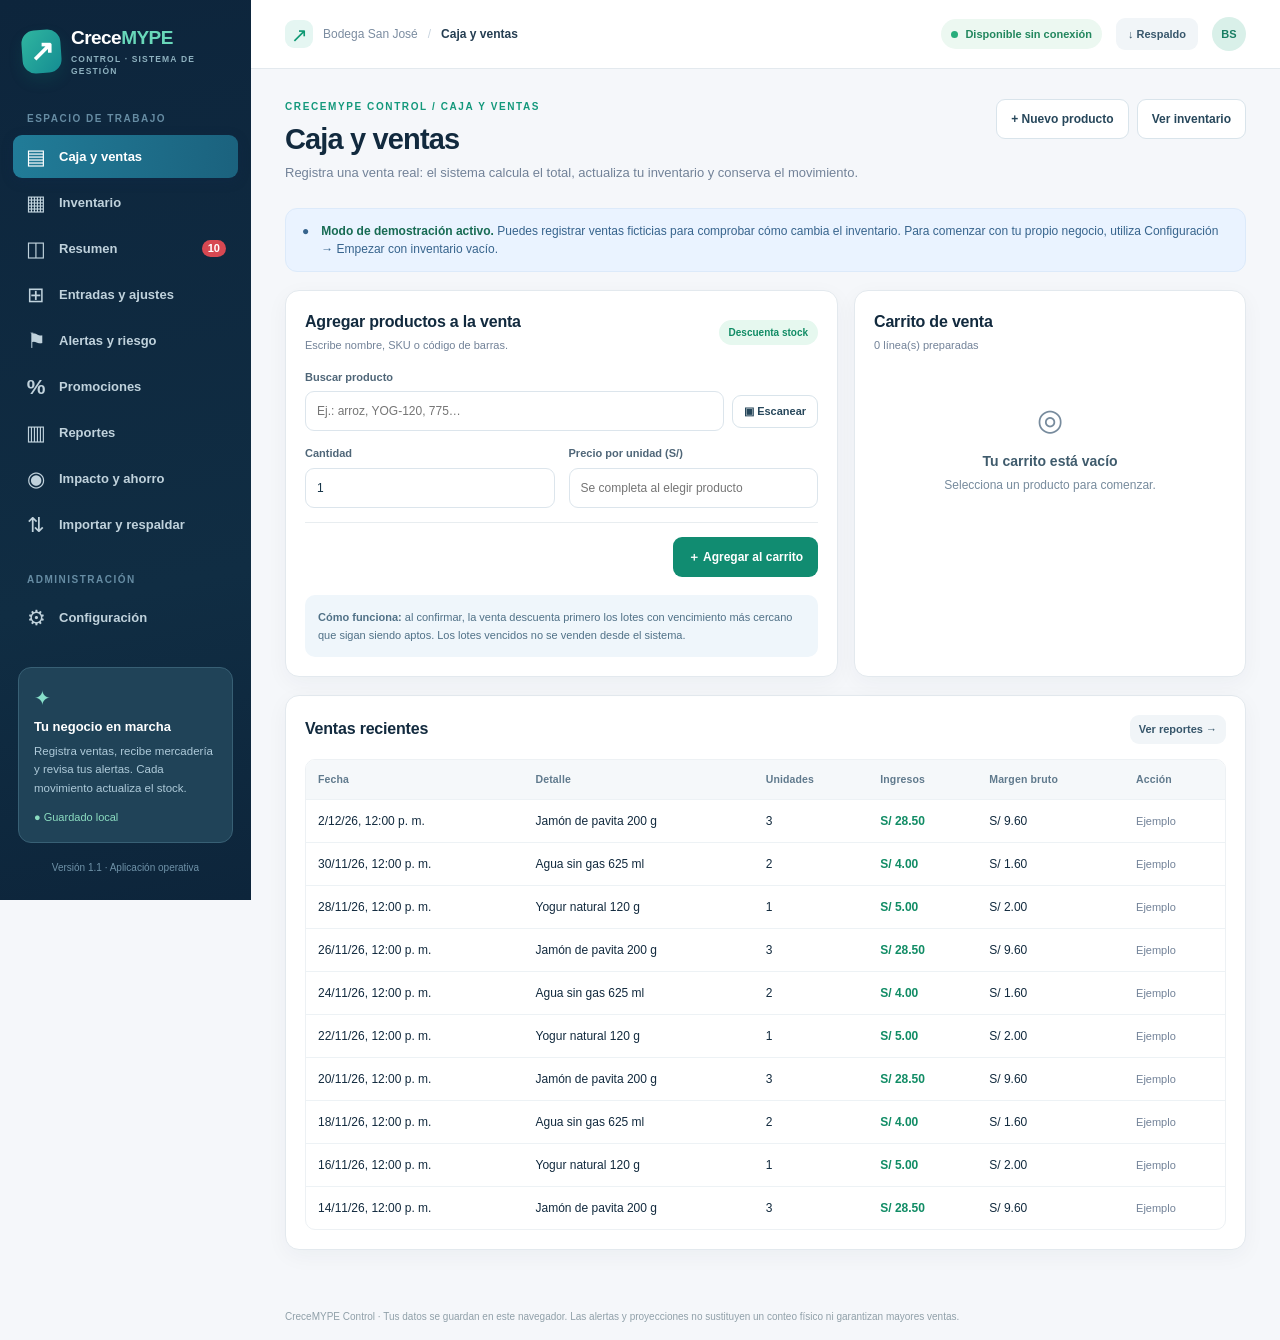
<file: index.html>
<!DOCTYPE html>
<html lang="es">
<head>
  <meta charset="UTF-8"><meta name="viewport" content="width=device-width, initial-scale=1.0">
  <meta name="theme-color" content="#102b42"><meta name="description" content="CreceMYPE Control: gestión de inventarios, ventas, vencimientos y prevención de pérdidas para pequeños negocios.">
  <title>CreceMYPE Control | Tu negocio, bajo control</title>
  <style>
:root{--ink:#122a3e;--muted:#728298;--navy:#102a40;--navy2:#17394f;--blue:#2177db;--green:#118c65;--greenbg:#e8f8ef;--red:#d94852;--redbg:#fff0f1;--orange:#bb7b16;--orangebg:#fff5e5;--paper:#f5f7fa;--white:#fff;--border:#e3e9ee;--shadow:0 6px 22px rgba(17,46,68,.045)}
*{box-sizing:border-box}html{scroll-behavior:smooth}body{margin:0;background:var(--paper);color:var(--ink);font:14px/1.5 Inter,ui-sans-serif,-apple-system,BlinkMacSystemFont,"Segoe UI",Arial,sans-serif}button,input,select,textarea{font:inherit}button{cursor:pointer}button:disabled{opacity:.5;cursor:not-allowed}a{color:var(--blue)}.hidden{display:none!important}.shell{display:flex;min-height:100vh}.sidebar{flex:0 0 251px;min-width:251px;background:linear-gradient(169deg,#0d253c 0%,#102d43 65%,#0d253b 100%);color:#e7f1f6;position:sticky;top:0;height:100vh;overflow-y:auto;display:flex;flex-direction:column;padding:24px 13px 16px;z-index:10}.brand{display:flex;align-items:center;gap:10px;padding:0 9px 31px}.brand-mark{background:linear-gradient(130deg,#30b6a0,#148c92);color:#fff;display:flex;align-items:center;justify-content:center;width:43px;height:43px;border-radius:13px;transform:rotate(-4deg);box-shadow:0 7px 15px #00a58b20;font-size:29px;font-weight:900}.brand-mark span{transform:rotate(4deg)}.brand b{font-size:19px;letter-spacing:-.55px;color:white}.brand b span{color:#69d8ba}.brand small{display:block;letter-spacing:1.17px;font-size:8.5px;color:#8eb1bf;font-weight:750}.side-label{padding:0 14px;margin:2px 0 9px;color:#668ca3;font-size:10px;letter-spacing:1.5px;font-weight:800}.nav{display:grid;gap:3px}.nav-item{color:#c0d2dc;display:flex;align-items:center;gap:12px;min-height:41px;border:0;background:transparent;border-radius:9px;text-align:left;padding:11px 12px;font-size:13px;font-weight:590;width:100%;transition:.18s}.nav-item:hover{background:#234960;color:#fff}.nav-item.active{background:linear-gradient(95deg,#217c98,#1b627e);color:#fff;box-shadow:0 3px 12px #112b4b50}.nav-icon{display:inline-flex;width:22px;font-size:21px;text-align:center;align-items:center;justify-content:center;line-height:1}.nav-badge{margin-left:auto;border-radius:30px;background:#d74852;padding:0 6px;font-size:11px;color:white}.nav-badge:empty{display:none}.side-bottom-label{margin-top:26px}.side-card{background:#204358;border:1px solid #386075;border-radius:13px;padding:15px;margin:27px 5px 8px;margin-top:auto}.side-card-icon{font-size:20px;color:#87dfca}.side-card b{display:block;color:white;font-size:13px;margin:4px 0}.side-card p{color:#aecad9;font-size:11.5px;line-height:1.6;margin:5px 0 9px}.side-card span{font-size:11px;color:#8bdcc0}.side-footer{text-align:center;color:#6f92a8;font-size:10px;padding:9px}.workspace{min-width:0;flex:1;display:flex;flex-direction:column}.topbar{height:69px;flex:none;background:#fff;border-bottom:1px solid var(--border);display:flex;align-items:center;justify-content:space-between;padding:0 34px;gap:12px}.crumb{display:flex;align-items:center;gap:10px;color:#7b8ca0;font-size:12px;white-space:nowrap;overflow:hidden;text-overflow:ellipsis}.crumb strong{color:#243d51}.crumb-logo{background:#e5f6f2;color:#0e9973;width:28px;height:28px;border-radius:9px;display:grid;place-items:center;font-size:20px}.crumb-slash{color:#c7d3de}.top-actions{display:flex;align-items:center;gap:14px}.live-pill{display:inline-flex;align-items:center;gap:7px;background:#ecf8f1;color:#22875e;font-size:11px;font-weight:650;padding:7px 10px;border-radius:30px}.live-pill i{height:7px;width:7px;border-radius:50%;background:#28ad7b}.profile{border-radius:50%;width:34px;height:34px;display:grid;place-items:center;background:#d9f0e9;font-weight:800;color:#187e63;font-size:11px}.content{padding:30px 34px 46px;max-width:1700px;width:100%;margin:0 auto;flex:1}.pagehead{display:flex;align-items:flex-start;justify-content:space-between;gap:20px;margin-bottom:26px}.eyebrow{color:#13987b;text-transform:uppercase;letter-spacing:1.6px;font-size:10px;font-weight:800;margin:0 0 9px}.pagehead h1{font-size:29px;letter-spacing:-.85px;margin:0 0 6px;line-height:1.17;font-weight:795}.pagehead p{color:var(--muted);font-size:13px;margin:0;max-width:820px}.head-actions{display:flex;align-items:center;gap:8px;flex-wrap:wrap}.btn{border:1px solid transparent;padding:10px 14px;border-radius:9px;display:inline-flex;align-items:center;justify-content:center;gap:7px;font-weight:740;font-size:12px;white-space:nowrap;background:#0c8c72;color:#fff;min-height:38px;transition:background .18s,transform .18s}.btn:hover:not(:disabled){filter:brightness(.96);transform:translateY(-1px)}.btn-primary{background:#118c71;color:#fff}.btn-blue{background:#226cc3}.btn-danger{background:#d54950}.btn-outline{border-color:#d9e4eb;background:#fff;color:#27475b}.btn-quiet{background:#f1f5f8;color:#38576c}.btn-sm{padding:7px 11px;min-height:32px;font-size:11px}.btn-xs{padding:5px 8px;min-height:28px;font-size:11px}.btn-wide{width:100%}.icon-btn{border:1px solid #e3ebef;background:white;width:36px;height:36px;border-radius:9px;display:grid;place-items:center;font-size:19px;color:#39556a}.mobile-toggle{display:none}.banner{border-radius:12px;background:#e9f6f1;border:1px solid #d2ebe1;padding:13px 16px;color:#27644e;margin-bottom:18px;display:flex;align-items:flex-start;gap:12px;font-size:12px}.banner strong{color:#176b53}.banner.warn{background:#fff6e9;border-color:#f7e5c9;color:#94611d}.banner.blue{background:#eaf3ff;border-color:#dceafa;color:#37648d}.banner.red{background:#fff0f0;border-color:#f6d5d5;color:#a34850}.grid{display:grid;gap:16px}.grid-4{grid-template-columns:repeat(4,minmax(0,1fr))}.grid-3{grid-template-columns:repeat(3,minmax(0,1fr))}.grid-2{grid-template-columns:repeat(2,minmax(0,1fr))}.grid-main{grid-template-columns:minmax(0,1.27fr) minmax(0,.9fr)}.card{background:#fff;border:1px solid var(--border);border-radius:14px;box-shadow:var(--shadow);min-width:0}.kpi{padding:18px 18px 16px;min-height:136px}.kpi-top{display:flex;justify-content:space-between;align-items:start;gap:7px}.kpi-label{color:#657c8c;font-size:12px;font-weight:610}.kpi-icon{height:33px;width:33px;display:grid;place-items:center;background:#e6f5f1;color:#109477;border-radius:10px;font-size:20px}.kpi-icon.blue{background:#e9f2fc;color:#2776c4}.kpi-icon.red{background:#fff0f0;color:#dc4c54}.kpi-icon.amber{background:#fff5e4;color:#c88a1b}.kpi-value{font-size:27px;letter-spacing:-.8px;font-weight:850;margin:9px 0 1px;line-height:1.2}.kpi-note{font-size:11px;color:#8898a6}.green{color:var(--green)!important}.red{color:var(--red)!important}.amber{color:var(--orange)!important}.muted{color:var(--muted)!important}.section{margin-top:18px}.panel{padding:19px}.panel-head{display:flex;align-items:center;justify-content:space-between;gap:12px;margin-bottom:15px}.panel-head h2{font-size:16px;margin:0;letter-spacing:-.2px}.panel-sub{font-size:11px;color:var(--muted);margin:3px 0 0}.label-chip{border-radius:30px;background:#eef4f8;color:#63849b;font-size:10px;padding:5px 10px;font-weight:750}.label-chip.red{background:#ffecee;color:#c43f48}.label-chip.amber{background:#fff3e2;color:#98610a}.label-chip.green{background:#e6f8ef;color:#0e8a65}.split{display:flex;justify-content:space-between;align-items:center;gap:12px}.action-list{display:grid;gap:9px}.action-row{display:flex;justify-content:space-between;align-items:center;gap:12px;border:1px solid #edf0f4;padding:12px;border-radius:10px}.action-title{font-size:12px;font-weight:750}.action-description{font-size:11px;color:#8697a4;margin-top:2px}.action-list .action-row:hover{border-color:#b2dccc;background:#fafefd}.status-dot{width:32px;height:32px;flex:none;border-radius:10px;display:grid;place-items:center;font-size:18px;background:#fff0f0;color:#db4f57}.status-dot.warn{background:#fff7e6;color:#c58511}.status-dot.green{background:#e8f8ed;color:#16986e}.status-dot.blue{background:#e7f2ff;color:#236fc5}.status-dot.gray{background:#f2f6fa;color:#8799a7}.flex-grow{flex:1;min-width:0}.row-group{display:flex;align-items:center;gap:10px;min-width:0}.text-small{font-size:12px}.text-xs{font-size:11px}.text-xxs{font-size:10px}.bold{font-weight:800}.divided{border-top:1px solid var(--border);padding-top:14px;margin-top:14px}.metric-row{display:flex;align-items:center;gap:10px;margin:11px 0}.metric-row label{font-size:11px;width:112px;overflow:hidden;text-overflow:ellipsis;white-space:nowrap;color:#587284}.track{background:#edf3f5;height:11px;flex:1;border-radius:12px;overflow:hidden}.track-fill{background:#31ac91;height:100%;border-radius:12px;min-width:1px}.track-fill.red{background:#e15c66}.track-fill.amber{background:#e4a34b}.metric-row b{font-size:11px;min-width:66px;text-align:right}.table-tools{display:flex;align-items:center;gap:10px;margin:0 0 14px;flex-wrap:wrap}.field{display:grid;gap:6px;min-width:0}.field>label,.field>span{font-size:11px;font-weight:700;color:#4f6678}.form-input,.form-select,.form-textarea{appearance:none;border:1px solid #dce5ec;border-radius:9px;background:white;color:#163448;min-height:39px;padding:10px 11px;width:100%;outline:none;font-size:12px}.form-input:focus,.form-select:focus,.form-textarea:focus{border-color:#2a9f86;box-shadow:0 0 0 3px #1baa8a19}.form-textarea{min-height:90px;resize:vertical}.search-field{min-width:240px;flex:1;position:relative}.search-field .form-input{padding-left:36px}.search-field:before{content:'⌕';font-size:26px;position:absolute;left:12px;top:0px;color:#8393a3}.table-wrap{overflow:auto;border:1px solid #edf1f4;border-radius:10px}.data-table{border-collapse:collapse;width:100%;font-size:12px;min-width:690px}.data-table thead{background:#f5f8fa}.data-table th{text-align:left;color:#607a8d;font-size:10.5px;letter-spacing:.14px;font-weight:770;padding:12px 12px;white-space:nowrap}.data-table td{border-top:1px solid #edf2f5;padding:12px;vertical-align:middle}.data-table tbody tr:hover{background:#fbfefd}.data-table td strong{font-size:12px}.data-table td small{font-size:10px;color:#8da1ad;display:block;margin:3px 0 0}.table-actions{display:flex;gap:5px;justify-content:flex-end;white-space:nowrap}.table-actions .btn{padding:6px 8px;min-height:27px}.badge{display:inline-flex;align-items:center;gap:4px;padding:5px 8px;background:#eef5f8;border-radius:20px;color:#607c8d;font-size:10px;font-weight:750;white-space:nowrap}.badge.red{background:#fff0f0;color:#cb4852!important}.badge.amber{background:#fff5e5;color:#ac7418!important}.badge.green{background:#e7f7ed;color:#13865c!important}.badge.blue{background:#eaf3ff;color:#236bb8!important}.pagination{display:flex;justify-content:space-between;align-items:center;gap:12px;margin-top:12px;font-size:11px;color:#6b8494}.pagination>div{display:flex;gap:6px}.pagination button{padding:6px 9px}.empty{padding:28px 15px;text-align:center;color:#778b9d}.empty .empty-icon{font-size:30px;margin-bottom:9px}.empty h3{font-size:14px;color:#3f5b6c;margin:0 0 4px}.empty p{font-size:12px;margin:0 auto 12px;max-width:480px}.form-grid{display:grid;grid-template-columns:repeat(2,minmax(0,1fr));gap:14px}.form-grid .full{grid-column:1/-1}.form-foot{grid-column:1/-1;display:flex;gap:8px;justify-content:flex-end;border-top:1px solid #e8edf0;padding-top:14px}.field-note{font-size:10.5px;color:#8a9aa7;line-height:1.5}.legend{display:flex;gap:12px;font-size:11px;color:#788a9b;flex-wrap:wrap}.legend span:before{content:'●';color:#1ca88c;margin-right:4px}.legend span:nth-child(2):before{color:#c94752}.legend span:nth-child(3):before{color:#d89a3d}.fake-chart{height:206px;display:flex;gap:12px;align-items:end;padding:12px 3px 0;border-bottom:1px solid #e3e9ef}.chart-col{flex:1;min-width:0;display:flex;align-items:center;justify-content:end;flex-direction:column;gap:6px;height:100%}.chart-bars{height:100%;width:min(46px,92%);display:flex;gap:4px;align-items:end;justify-content:center}.chart-bar{border-radius:6px 6px 0 0;width:45%;min-height:2px;background:#2f9c8f;transition:height .2s}.chart-bar.loss{background:#e5969a}.chart-col>span{font-size:10px;color:#8194a4;text-align:center}.chart-col>small{font-size:10px;color:#426174}.mini-card{background:#f6f9fa;border:1px solid #eef3f5;border-radius:11px;padding:14px}.mini-card small{display:block;color:#7e93a0;font-size:10.5px}.mini-card strong{display:block;font-size:19px;margin-top:5px}.risk-highlight{background:linear-gradient(120deg,#fff4f2,#fff9f6);border:1px solid #f5dedd;border-radius:12px;padding:19px}.risk-highlight h3{margin:0;font-size:13px}.risk-highlight .big{font-size:35px;font-weight:850;color:#d84950;letter-spacing:-1px;margin:6px 0}.note{background:#eff6fb;border-radius:10px;padding:13px;font-size:11px;color:#507187;line-height:1.65}.note.warning{background:#fff7eb;color:#996a20}.note.success{background:#ecf9f1;color:#277a53}.cards-stack{display:grid;gap:13px}.with-border{border:1px solid #e5edf0;border-radius:12px;padding:16px}.stat-stack{display:grid;grid-template-columns:repeat(3,minmax(0,1fr));gap:11px}.number-xl{font-size:27px;font-weight:850;letter-spacing:-.7px}.pale{background:#f7fafb;border:1px solid #edf1f3;border-radius:12px;padding:15px}.steps{display:grid;gap:10px}.step{display:flex;gap:11px;align-items:flex-start}.step-index{display:grid;place-items:center;width:24px;height:24px;border-radius:50%;background:#dff5ed;color:#138764;font-size:12px;font-weight:800;flex:none}.step strong{display:block;font-size:12px}.step p{font-size:11px;color:#8597a4;margin:2px 0 0}.tabs{display:flex;gap:5px;background:#f0f4f6;border-radius:10px;padding:4px;flex-wrap:wrap}.tab{background:transparent;border:0;padding:8px 13px;border-radius:8px;color:#678092;font-size:12px;font-weight:700}.tab.active{background:#fff;color:#155f56;box-shadow:0 2px 6px #183f5412}.toolbar-right{margin-left:auto}.flex-wrap{flex-wrap:wrap}.progress{height:9px;background:#eaf0f4;overflow:hidden;border-radius:7px}.progress>i{height:100%;display:block;border-radius:7px;background:#1ca583}.cart-row{display:flex;align-items:center;gap:10px;padding:10px 0;border-bottom:1px solid #e9eef2}.cart-row:last-child{border-bottom:0}.cart-row .qty{background:#f3f7f8;padding:4px 8px;border-radius:7px;font-weight:800}.upload-zone{border:1.5px dashed #bed6e2;background:#f7fbfd;border-radius:12px;padding:19px;text-align:center;color:#58768c}.upload-zone h3{color:#3c5868;margin:3px 0;font-size:13px}.upload-zone p{font-size:11px;margin:3px 0 10px}.muted-line{border:0;border-top:1px solid #e8edf0;margin:18px 0}.modal-overlay{position:fixed;inset:0;z-index:25;background:#0b253bc4;display:flex;align-items:center;justify-content:center;padding:20px;backdrop-filter:blur(2px)}.modal{width:min(720px,100%);max-height:min(90vh,980px);overflow-y:auto;background:white;border-radius:16px;box-shadow:0 30px 120px #0004;padding:24px}.modal.small{width:min(490px,100%)}.modal-header{display:flex;justify-content:space-between;gap:10px;align-items:start;margin-bottom:20px}.modal-header h2{margin:0;font-size:20px;letter-spacing:-.5px}.modal-header p{font-size:11px;color:#8497a3;margin:4px 0 0}.modal-close{border:0;background:#eff4f7;border-radius:8px;width:31px;height:31px;font-size:21px;line-height:1}.modal-footer{margin-top:18px;display:flex;gap:8px;justify-content:flex-end;flex-wrap:wrap}.toast-root{position:fixed}.toast{position:fixed;bottom:24px;right:25px;z-index:60;background:#143747;color:#fff;min-width:240px;max-width:420px;border-radius:12px;padding:13px 17px;font-size:12px;box-shadow:0 15px 40px #0003;animation:appear .18s ease}.toast.error{background:#9c303b}.toast.success{background:#126f55}@keyframes appear{from{opacity:0;transform:translateY(7px)}to{opacity:1;transform:translateY(0)}}.bottom-info{padding:13px 34px 16px;color:#90a0a9;font-size:10px}.sep{height:1px;background:#e8eef0;margin:15px 0}.nowrap{white-space:nowrap}.w100{width:100%}.inline{display:flex;align-items:center;gap:8px}.inline-between{display:flex;align-items:center;justify-content:space-between;gap:10px}.small-cap{font-size:10px;text-transform:uppercase;letter-spacing:1px;color:#8ca0ac;font-weight:770}.table-caption{font-size:11px;color:#8598a4;margin:8px 0}.mode-switch{display:flex;gap:6px;align-items:center;background:#eaf1f4;padding:4px;border-radius:10px}.mode-switch button{padding:7px 13px;border:none;border-radius:7px;background:transparent;color:#6d8595;font-size:11px;font-weight:800}.mode-switch button.selected{background:white;color:#087f64}.demo-label{display:inline-block;background:#fff3e1;color:#9d6d19;padding:5px 8px;font-weight:800;font-size:10px;border-radius:20px}.chart-canvas{width:100%;height:190px}.list-clean{margin:0;padding-left:19px}.list-clean li{margin:5px 0}.kv{display:flex;align-items:center;justify-content:space-between;gap:8px;margin:10px 0}.kv span{font-size:12px;color:#6f8593}.kv strong{font-size:12px}.overline{height:1px;background:#e6eef0;margin:13px 0}.print-only{display:none}#toast-root{position:relative}
@media(max-width:1200px){.sidebar{flex-basis:218px;min-width:218px}.content{padding:23px}.topbar{padding:0 23px}.grid-4{grid-template-columns:repeat(2,minmax(0,1fr))}.grid-main{grid-template-columns:1fr 1fr}}
@media(max-width:900px){.sidebar{position:fixed;left:0;transform:translateX(-110%);transition:transform .2s;width:250px;min-width:250px;box-shadow:18px 0 45px #092b462c}.sidebar.mobile-open{transform:translateX(0)}.mobile-toggle{display:grid}.topbar{height:62px}.live-pill{display:none}.grid-main,.grid-2{grid-template-columns:1fr}.pagehead{flex-wrap:wrap}.pagehead h1{font-size:24px}}
@media(max-width:560px){.content{padding:17px 14px 30px}.topbar{padding:0 13px}.crumb{gap:5px;font-size:11px}.crumb-logo{display:none}.crumb-slash{display:none}.crumb #header-business{display:none}.top-actions{gap:7px}.top-actions .btn{font-size:0;padding:7px 9px}.top-actions .btn:first-letter{font-size:14px}.profile{width:30px;height:30px}.pagehead{gap:12px;margin-bottom:19px}.head-actions{width:100%}.head-actions .btn{flex:1}.pagehead h1{font-size:23px}.grid-4,.grid-3,.stat-stack{grid-template-columns:repeat(2,minmax(0,1fr));gap:10px}.kpi{padding:14px;min-height:125px}.kpi-value{font-size:23px}.panel{padding:15px}.form-grid{grid-template-columns:1fr}.form-grid .full{grid-column:1}.card{border-radius:11px}.grid{gap:10px}.table-tools .form-select{flex:1}.bottom-info{padding:14px;font-size:10px}.modal{padding:17px}.table-tools{align-items:stretch}.search-field{min-width:100%}.table-tools .field{flex:1}.metric-row label{width:90px}.grid-4 .kpi-note{font-size:9px}}
@media print{.sidebar,.topbar,.bottom-info,.head-actions,.btn,.table-tools,.modal-overlay{display:none!important}.content{padding:0;max-width:100%}.card{box-shadow:none;border-color:#ccc}.pagehead{margin-bottom:14px}.print-only{display:block}.grid{break-inside:avoid}body{background:white}}

</style>
</head>
<body>
  <div class="shell">
    <aside class="sidebar" id="sidebar">
      <div class="brand"><div class="brand-mark"><span>↗</span></div><div><b>Crece<span>MYPE</span></b><small>CONTROL · SISTEMA DE GESTIÓN</small></div></div>
      <div class="side-label">ESPACIO DE TRABAJO</div>
      <nav id="nav" class="nav">
        <button data-view="sales" class="nav-item active"><span class="nav-icon">▤</span> Caja y ventas</button>
        <button data-view="inventory" class="nav-item"><span class="nav-icon">▦</span> Inventario</button>
        <button data-view="dashboard" class="nav-item"><span class="nav-icon">◫</span> Resumen <span class="nav-badge" id="nav-risk-count"></span></button>
        <button data-view="entries" class="nav-item"><span class="nav-icon">⊞</span> Entradas y ajustes</button>
        <button data-view="alerts" class="nav-item"><span class="nav-icon">⚑</span> Alertas y riesgo</button>
        <button data-view="promos" class="nav-item"><span class="nav-icon">% </span> Promociones</button>
        <button data-view="reports" class="nav-item"><span class="nav-icon">▥</span> Reportes</button>
        <button data-view="impact" class="nav-item"><span class="nav-icon">◉</span> Impacto y ahorro</button>
        <button data-view="imports" class="nav-item"><span class="nav-icon">⇅</span> Importar y respaldar</button>
      </nav>
      <div class="side-label side-bottom-label">ADMINISTRACIÓN</div>
      <nav class="nav"><button data-view="settings" class="nav-item"><span class="nav-icon">⚙</span> Configuración</button></nav>
      <div class="side-card"><div class="side-card-icon">✦</div><b>Tu negocio en marcha</b><p>Registra ventas, recibe mercadería y revisa tus alertas. Cada movimiento actualiza el stock.</p><span id="storage-indicator">● Guardado local</span></div>
      <div class="side-footer">Versión 1.1 · Aplicación operativa</div>
    </aside>
    <div class="workspace">
      <header class="topbar">
        <button class="mobile-toggle icon-btn" id="toggle-menu" aria-label="Abrir menú">☰</button>
        <div class="crumb"><span class="crumb-logo">↗</span><span id="header-business">Bodega San José</span><span class="crumb-slash">/</span><strong id="header-current">Caja y ventas</strong></div>
        <div class="top-actions"><span class="live-pill"><i></i> <span>Disponible sin conexión</span></span><button class="btn btn-quiet btn-sm" data-action="backup">↓ Respaldo</button><div class="profile" title="Negocio actual" id="profile-initials">SJ</div></div>
      </header>
      <main id="content" class="content" tabindex="-1"></main>
      <footer class="bottom-info">CreceMYPE Control · Tus datos se guardan en este navegador. Las alertas y proyecciones no sustituyen un conteo físico ni garantizan mayores ventas.</footer>
    </div>
  </div>
  <div id="modal-root"></div><div id="toast-root" aria-live="polite"></div>
  <input id="csv-file-input" class="hidden" type="file" accept=".csv,text/csv,.txt">
  <input id="json-file-input" class="hidden" type="file" accept=".json,application/json">
  <script>
/* CreceMYPE Control · App local-first sin dependencias. v1.0 */
'use strict';
const KEY='crecemype_control_v1';
const qs=(s,root=document)=>root.querySelector(s);
const qsa=(s,root=document)=>Array.from(root.querySelectorAll(s));
const esc=x=>String(x??'').replace(/[&<>"']/g,c=>({'&':'&amp;','<':'&lt;','>':'&gt;','"':'&quot;',"'":'&#39;'}[c]));
const money=x=>new Intl.NumberFormat('es-PE',{style:'currency',currency:'PEN',minimumFractionDigits:2,maximumFractionDigits:2}).format(Number(x)||0).replace('PEN','S/');
const number=x=>new Intl.NumberFormat('es-PE',{maximumFractionDigits:2}).format(Number(x)||0);
const round=x=>Math.round((Number(x)||0)*100)/100;
const uid=()=>globalThis.crypto?.randomUUID?.()||('id'+Date.now().toString(36)+Math.random().toString(36).slice(2,11));
const localDay=(d=new Date())=>`${d.getFullYear()}-${String(d.getMonth()+1).padStart(2,'0')}-${String(d.getDate()).padStart(2,'0')}`;
const addDays=(n,d=new Date())=>{const x=new Date(d.getFullYear(),d.getMonth(),d.getDate()+n);return localDay(x)};
const daysBetween=(a,b=localDay())=>Math.round((Date.parse(a+'T12:00:00')-Date.parse(b+'T12:00:00'))/86400000);
const formattedDay=d=>d?new Date(d+'T12:00:00').toLocaleDateString('es-PE',{day:'2-digit',month:'short',year:'numeric'}):'Sin vencimiento';
const monthKey=(date)=>String(date).slice(0,7);
const cap=s=>String(s||'').replace(/^./,c=>c.toUpperCase());
const safeNonNeg=v=>Number.isFinite(Number(v))&&Number(v)>=0;
const safePositive=v=>Number.isFinite(Number(v))&&Number(v)>0;
const modQty=n=>Math.round(Number(n)*1000)/1000;
const pad=[2,5,10,20,30];
let state,ui={view:'sales',q:'',category:'all',status:'all',page:1,pageSize:20,cart:[],salesQuery:'',entryMode:'entry',reportMonths:6,importRows:null,importErrors:[],importName:'',importMode:'new',promoSelected:null,promoUnits:8,promoPrice:0,activeAlert:'all',impactMonth:''};
let cameraStream=null,cameraLoop=null;
function seedData(){
  const base=[
    ['YOG-120','Yogur natural 120 g','Lácteos','775000000001',3.00,5.00,20,10,3],
    ['LEC-400','Leche evaporada 400 g','Lácteos','775000000002',3.35,4.70,12,10,5],
    ['GAS-3L','Gaseosa cola 3 L','Bebidas','775000000003',7.00,10.00,5,8,100],
    ['ARR-1K','Arroz extra 1 kg','Abarrotes','775000000004',3.60,4.70,56,12,140],
    ['FID-500','Fideos 500 g','Abarrotes','775000000005',2.20,3.50,29,15,70],
    ['GAL-6U','Galletas de avena','Snacks','775000000006',2.35,3.50,18,8,23],
    ['JAM-200','Jamón de pavita 200 g','Embutidos','775000000007',6.30,9.50,15,8,2],
    ['PAN-MOL','Pan de molde 500 g','Panadería','775000000008',6.10,8.60,8,10,4],
    ['ATU-170','Atún en conserva 170 g','Conservas','775000000009',4.90,7.10,33,15,180],
    ['ACE-1L','Aceite vegetal 1 L','Abarrotes','775000000010',8.10,11.90,17,12,120],
    ['MAN-1K','Manzana por kg','Frutas','775000000011',4.20,6.90,13,7,5],
    ['PLA-1K','Plátano por kg','Frutas','775000000012',2.80,4.80,9,6,3],
    ['AGU-625','Agua sin gas 625 ml','Bebidas','775000000013',1.20,2.00,40,25,250],
    ['CHC-100','Chocolate 100 g','Snacks','775000000014',3.10,4.90,24,10,40],
    ['DET-900','Detergente 900 g','Limpieza','775000000015',7.20,10.50,20,10,null],
    ['JAB-3P','Jabón en barra x3','Higiene','775000000016',3.50,5.70,14,8,null],
    ['HEL-1L','Helado familiar 1 L','Congelados','775000000017',12.80,18.00,6,7,-1],
    ['CER-250','Cereal 250 g','Abarrotes','775000000018',7.40,10.80,11,8,35]
  ];
  const data={version:1,mode:'demo',createdAt:new Date().toISOString(),settings:{business:'Bodega San José',owner:'Comerciante demo',contact:'',alertDays:7,fee:49,installationFee:299,lossGoal:30,baselineLoss:0},products:[],lots:[],transactions:[],promos:[],audit:[]};
  for(const [sku,name,category,barcode,cost,price,stock,min,expiryOffset] of base){let p={id:uid(),sku,name,category,barcode,unit:category==='Frutas'?'kg':'und.',cost,price,minStock:min,active:true,createdAt:new Date().toISOString()};data.products.push(p);data.lots.push({id:uid(),productId:p.id,qty:stock,initialQty:stock,cost,expiry:expiryOffset===null?'':addDays(expiryOffset),receivedAt:addDays(-7),supplier:'Proveedor de ejemplo'});}
  // Movimientos históricos ilustrativos: el inventario representa el saldo actual de la demostración.
  for(let offset=24;offset>=1;offset-=2){const p=data.products[(offset*3)%data.products.length];const qty=1+(offset%3);data.transactions.push({id:uid(),type:'sale',createdAt:addDays(-offset)+'T12:00:00',items:[{productId:p.id,name:p.name,qty,unitPrice:p.price,cost:round(qty*p.cost),moves:[]}],amount:round(qty*p.price),cost:round(qty*p.cost),note:'Historial de ejemplo'});}
  data.transactions.push({id:uid(),type:'waste',createdAt:addDays(-5)+'T11:00:00',productId:data.products[6].id,productName:data.products[6].name,qty:2,cost:12.6,moves:[],reason:'Ejemplo histórico',note:'Merma demostrativa'});
  return data;
}
function cleanState(o){if(!o||typeof o!=='object'||!Array.isArray(o.products)||!Array.isArray(o.lots)||!Array.isArray(o.transactions)||!o.settings||typeof o.settings!=='object')throw Error('Archivo incompatible: faltan productos, lotes, movimientos o configuración.');o.promos=Array.isArray(o.promos)?o.promos:[];o.audit=Array.isArray(o.audit)?o.audit:[];o.settings={business:String(o.settings.business||'Mi negocio'),owner:String(o.settings.owner||''),contact:String(o.settings.contact||''),alertDays:Number(o.settings.alertDays)||7,fee:Number(o.settings.fee)||49,installationFee:Number(o.settings.installationFee)||299,lossGoal:Number(o.settings.lossGoal)||30,baselineLoss:Number(o.settings.baselineLoss)||0};return o;}
function load(){try{const raw=localStorage.getItem(KEY);return raw?cleanState(JSON.parse(raw)):seedData();}catch(e){console.error(e);return seedData();}}
state=load();
function save(){try{localStorage.setItem(KEY,JSON.stringify(state));return true}catch(e){toast('No se pudo guardar. El almacenamiento puede estar lleno; exporta un respaldo.','error');console.error(e);return false}}
function commit(mutator,msg){const snapshot=JSON.stringify(state);try{mutator();if(!save()){state=JSON.parse(snapshot);return false}if(msg)toast(msg,'success');render();return true}catch(e){state=JSON.parse(snapshot);toast(e.message||'No se pudo completar la operación.','error');return false}}
function logEvent(message){state.audit.unshift({id:uid(),message,date:new Date().toISOString()});state.audit=state.audit.slice(0,150)}
function product(id){return state.products.find(p=>p.id===id)}
function productBySKU(sku){return state.products.find(p=>p.sku.toLowerCase()===String(sku||'').toLowerCase())}
function liveLots(pid){return state.lots.filter(l=>l.productId===pid&&l.qty>0)}
function inStock(pid){return modQty(liveLots(pid).reduce((n,l)=>n+Number(l.qty),0))}
function sellable(pid){return modQty(liveLots(pid).filter(l=>!l.expiry||daysBetween(l.expiry)>=0).reduce((n,l)=>n+Number(l.qty),0))}
function costStock(pid){return round(liveLots(pid).reduce((n,l)=>n+l.qty*l.cost,0))}
function productExp(pid){return liveLots(pid).filter(l=>l.expiry).sort((a,b)=>a.expiry.localeCompare(b.expiry))[0]?.expiry||''}
function activePromo(pid){return state.promos.find(p=>p.productId===pid&&p.active&&(!p.end||daysBetween(p.end)>=0))}
function currentPrice(p){const promo=activePromo(p.id);return promo?promo.price:p.price}
function statusOf(p){const lots=liveLots(p.id),expired=lots.some(l=>l.expiry&&daysBetween(l.expiry)<0),warning=lots.some(l=>l.expiry&&daysBetween(l.expiry)>=0&&daysBetween(l.expiry)<=state.settings.alertDays),low=sellable(p.id)<=p.minStock;return expired?'expired':warning?'warning':low?'low':'ok'}
function statusLabel(s){return s==='expired'?'<span class="badge red">● Vencido</span>':s==='warning'?'<span class="badge amber">● Por vencer</span>':s==='low'?'<span class="badge blue">● Stock bajo</span>':'<span class="badge green">● Normal</span>'}
function getSales(days=30,pid=null){const limit=Date.now()-days*86400000;return state.transactions.filter(t=>t.type==='sale'&&new Date(t.createdAt).getTime()>=limit).flatMap(t=>t.items||[]).filter(x=>!pid||x.productId===pid)}
function dailyRate(pid,days=30){return round(getSales(days,pid).reduce((n,i)=>n+i.qty,0)/days)}
function getRisks(){const rows=[];for(const l of state.lots){if(l.qty<=0||!l.expiry)continue;const p=product(l.productId);if(!p||!p.active)continue;const days=daysBetween(l.expiry),demand=dailyRate(l.productId);if(days>state.settings.alertDays)continue;const isExpired=days<0;const probable=isExpired?l.qty:Math.max(0,l.qty-(demand?Math.min(l.qty,demand*(days+1)):0));rows.push({id:l.id,product:p,lot:l,days,qty:l.qty,cost:round(l.qty*l.cost),estimatedUnits:modQty(probable),estimate:round(probable*l.cost),daily:demand,isExpired,noHistory:getSales(30,p.id).length===0})}return rows.sort((a,b)=>a.days-b.days)}
function riskTotals(){const arr=getRisks();return{expired:round(arr.filter(x=>x.isExpired).reduce((s,r)=>s+r.cost,0)),atRisk:round(arr.filter(x=>!x.isExpired).reduce((s,r)=>s+r.estimate,0)),total:round(arr.reduce((s,r)=>s+(r.isExpired?r.cost:r.estimate),0)),count:arr.length}}
function stats(){const month=localDay().slice(0,7);const sales=state.transactions.filter(x=>x.type==='sale'&&monthKey(x.createdAt)===month);const wastes=state.transactions.filter(x=>x.type==='waste'&&monthKey(x.createdAt)===month);const rev=round(sales.reduce((n,x)=>n+x.amount,0));const cogs=round(sales.reduce((n,x)=>n+x.cost,0));const waste=round(wastes.reduce((n,x)=>n+x.cost,0));const stock=round(state.lots.reduce((n,x)=>n+x.qty*x.cost,0));return{rev,cogs,gross:round(rev-cogs),waste,stock,products:state.products.filter(p=>p.active).length,units:modQty(state.lots.reduce((n,x)=>n+x.qty,0)),risks:riskTotals(),sold:round(sales.reduce((n,t)=>n+(t.items||[]).reduce((a,i)=>a+i.qty,0),0)),marginPct:rev?round((rev-cogs)/rev*100):0}}
function riskAlerts(){const rows=[];for(const r of getRisks())rows.push({type:r.isExpired?'expired':'expiry',id:r.product.id,lot:r.lot.id,name:r.product.name,detail:r.isExpired?`Lote vencido hace ${Math.abs(r.days)} día(s) · ${number(r.qty)} ${r.product.unit}`:`Vence en ${r.days} día(s) · ${number(r.qty)} ${r.product.unit}`,cash:r.isExpired?r.cost:r.estimate,priority:r.isExpired?0:1});for(const p of state.products.filter(x=>x.active)){const qty=sellable(p.id);if(qty<=p.minStock)rows.push({type:'low',id:p.id,name:p.name,detail:`Stock disponible: ${number(qty)} · mínimo: ${p.minStock}`,cash:0,priority:2})}return rows.sort((a,b)=>a.priority-b.priority)}
function summaryByMonth(){const now=new Date(),rows=[];for(let i=5;i>=0;i--){const d=new Date(now.getFullYear(),now.getMonth()-i,1),key=localDay(d).slice(0,7);let sold=0,waste=0;for(const t of state.transactions){if(monthKey(t.createdAt)!==key)continue;if(t.type==='sale')sold+=t.amount;if(t.type==='waste')waste+=t.cost}rows.push({key,label:d.toLocaleDateString('es-PE',{month:'short'}).replace('.',''),sales:round(sold),waste:round(waste)})}return rows}
function availableMoves(pid,qty,allowExpired=false){let remaining=qty,cost=0,moves=[];const lots=liveLots(pid).filter(l=>allowExpired||!l.expiry||daysBetween(l.expiry)>=0).sort((a,b)=>(a.expiry||'9999').localeCompare(b.expiry||'9999')||a.receivedAt.localeCompare(b.receivedAt));for(const l of lots){if(remaining<=.000001)break;const take=modQty(Math.min(l.qty,remaining));if(take>0){moves.push({lotId:l.id,qty:take,cost:l.cost});cost+=take*l.cost;remaining=modQty(remaining-take)}}return remaining>.00001?null:{moves,cost:round(cost)}}
function takeMoves(moves){for(const m of moves){const lot=state.lots.find(x=>x.id===m.lotId);if(!lot||lot.qty<m.qty-.0001)throw Error('La existencia cambió; vuelve a intentarlo.');lot.qty=modQty(lot.qty-m.qty)}}
function addBack(moves){for(const m of moves){const lot=state.lots.find(x=>x.id===m.lotId);if(!lot)throw Error('No encontramos el lote original.');lot.qty=modQty(lot.qty+m.qty)}}
function toast(msg,kind=''){const root=qs('#toast-root');const t=document.createElement('div');t.className='toast '+kind;t.textContent=msg;root.replaceChildren(t);setTimeout(()=>t.remove(),4400)}
function setTitle(title,sub){const head=qs('#header-current');head.textContent=title;qs('#header-business').textContent=state.settings.business;qs('#profile-initials').textContent=(state.settings.business.match(/\b\p{L}/gu)||['M','N']).slice(0,2).join('').toUpperCase();qsa('.nav-item').forEach(el=>el.classList.toggle('active',el.dataset.view===ui.view));const c=riskAlerts().length;qs('#nav-risk-count').textContent=c?String(c):'';return `<div class="pagehead"><div><div class="eyebrow">CRECEMYPE CONTROL / ${esc(title.toUpperCase())}</div><h1>${esc(title)}</h1><p>${sub}</p></div>`}
function closeHead(actions=''){return `<div class="head-actions">${actions}</div></div>`}
function kpi(label,value,note,icon='▦',color='',vcolor=''){return `<div class="card kpi"><div class="kpi-top"><span class="kpi-label">${label}</span><span class="kpi-icon ${color}">${icon}</span></div><div class="kpi-value ${vcolor}">${value}</div><div class="kpi-note">${note}</div></div>`}
function empty(title,description,action=''){return `<div class="empty"><div class="empty-icon">◎</div><h3>${title}</h3><p>${description}</p>${action}</div>`}
function hButton(title,action,id='',classes='btn-outline btn-xs'){return `<button type="button" class="btn ${classes}" data-action="${action}" ${id?`data-id="${esc(id)}"`:''}>${title}</button>`}
function pill(type){return type==='sale'?'<span class="badge green">Venta</span>':type==='entry'?'<span class="badge blue">Entrada</span>':type==='waste'?'<span class="badge red">Merma</span>':'<span class="badge amber">Ajuste</span>'}
function pageHead(title,sub,actions=''){return setTitle(title,sub)+closeHead(actions)}
function dashboard(){const s=stats(),alerts=riskAlerts(),m=summaryByMonth(),max=Math.max(1,...m.map(x=>x.sales));const guide=`<div class="card panel"><div class="panel-head"><div><h2>Operaciones rápidas</h2><p class="panel-sub">Acciones del día a día de tu bodega.</p></div><span class="label-chip green">Gestión activa</span></div><div class="grid grid-2"><button class="btn btn-primary btn-wide" data-action="goto-sales">＋ Registrar venta</button><button class="btn btn-outline btn-wide" data-action="new-product">＋ Nuevo producto</button><button class="btn btn-outline btn-wide" data-action="goto-entries">▣ Nueva entrada</button><button class="btn btn-outline btn-wide" data-action="goto-alerts">⚑ Revisar alertas</button></div><div class="note section">Usa las ventas y entradas para mantener actualizado el stock. Las alertas se recalculan con tus movimientos.</div></div>`;
return pageHead(`¡Hola, ${esc(state.settings.business)}!`,'Conoce el estado real de tu inventario y toma mejores decisiones antes de perder dinero.',`<button class="btn btn-outline" data-action="goto-entries">+ Entrada</button><button class="btn btn-primary" data-action="goto-sales">＋ Nueva venta</button>`)+(state.mode==='demo'?`<div class="banner warn"><span>✦</span><span><strong>Estás viendo datos de demostración.</strong> Puedes probar todas las funciones. Cuando vayas a registrar un negocio real, ve a Configuración → Empezar con inventario vacío.</span></div>`:'')+
`<div class="grid grid-4">${kpi('Ventas del mes',money(s.rev),'Ingresos por ventas registradas','↗','','green')}${kpi('Margen bruto del mes',money(s.gross),`Margen sobre ventas: ${number(s.marginPct)} %`,'◈','blue',s.gross<0?'red':'')}${kpi('Capital en inventario',money(s.stock),`${s.products} productos · ${number(s.units)} unidades`,'▦','blue')}${kpi('Valor en riesgo estimado',money(s.risks.total),`${money(s.risks.expired)} en lotes vencidos`,'⚑','red','red')}</div>
<div class="grid grid-main section"><div class="card panel"><div class="panel-head"><div><h2>Ventas registradas · últimos 6 meses</h2><p class="panel-sub">Solo registros guardados en esta web, no facturación tributaria.</p></div><span class="label-chip green">Actualizable</span></div><div class="fake-chart">${m.map(row=>`<div class="chart-col"><small>${row.sales?money(row.sales):''}</small><div class="chart-bars"><div class="chart-bar" style="height:${Math.max(row.sales?4:0,row.sales/max*100)}%;width:55%"></div></div><span>${esc(cap(row.label))}</span></div>`).join('')}</div><div class="inline-between divided"><span class="muted text-xs">Merma registrada este mes</span><strong class="red">${money(s.waste)}</strong></div></div>
<div class="card panel"><div class="panel-head"><div><h2>Alertas que requieren atención</h2><p class="panel-sub">Detectadas en tus existencias por lotes.</p></div><button class="btn btn-quiet btn-xs" data-action="goto-alerts">Ver todas →</button></div>${alerts.length?`<div class="action-list">${alerts.slice(0,5).map(a=>`<div class="action-row"><span class="status-dot ${a.type==='low'?'blue':a.type==='expiry'?'warn':''}">${a.type==='low'?'↓':'!'}</span><div class="flex-grow"><div class="action-title">${esc(a.name)}</div><div class="action-description">${esc(a.detail)}</div></div><div class="nowrap">${a.cash?`<strong class="red text-small">${money(a.cash)}</strong>`:''}</div></div>`).join('')}</div>`:empty('Todo en orden','Por ahora no hay alertas registradas.')}</div></div>
<div class="grid grid-2 section">${guide}<div class="card panel"><div class="panel-head"><h2>¿Qué representa el dinero en riesgo?</h2><span class="label-chip">Estimación</span></div><div class="risk-highlight"><h3>Mercadería vencida y posible excedente por vencer</h3><div class="big">${money(s.risks.total)}</div><p class="muted text-xs">Cálculo sobre el costo de los lotes, considerando ventas de los últimos 30 días cuando existen. No son pérdidas realizadas.</p></div><div class="stat-stack section"><div class="mini-card"><small>Vencido</small><strong class="red">${money(s.risks.expired)}</strong></div><div class="mini-card"><small>Por vencer, estimado</small><strong class="amber">${money(s.risks.atRisk)}</strong></div><div class="mini-card"><small>Merma registrada</small><strong>${money(s.waste)}</strong></div></div><div class="note section">Si aún no hay historial suficiente de ventas, se utiliza una estimación conservadora del stock expuesto. El propietario debe comprobar cantidades y condiciones antes de actuar.</div></div></div>`}
function categories(){return [...new Set(state.products.map(p=>p.category).filter(Boolean))].sort((a,b)=>a.localeCompare(b,'es'))}
function inventory(){let items=state.products.filter(p=>p.active);if(ui.q){let q=ui.q.toLocaleLowerCase('es');items=items.filter(p=>[p.name,p.sku,p.category,p.barcode].some(x=>String(x||'').toLocaleLowerCase('es').includes(q)))}if(ui.category!=='all')items=items.filter(p=>p.category===ui.category);if(ui.status!=='all')items=items.filter(p=>statusOf(p)===ui.status);items.sort((a,b)=>a.name.localeCompare(b.name,'es'));const total=items.length,count=Math.max(1,Math.ceil(total/ui.pageSize));ui.page=Math.max(1,Math.min(ui.page,count));let shown=items.slice((ui.page-1)*ui.pageSize,ui.page*ui.pageSize);
const rows=shown.map(p=>{const stock=inStock(p.id);const unit=p.unit||'und.';return `<tr><td><strong>${esc(p.name)}</strong><small>SKU: ${esc(p.sku)}${p.barcode?' · '+esc(p.barcode):''}</small></td><td>${esc(p.category)}</td><td><strong>${number(stock)}</strong> <small style="display:inline">${esc(unit)}</small>${stock!==sellable(p.id)?'<small class="red">Incluye unidades vencidas</small>':''}</td><td>${money(p.cost)}</td><td>${money(p.price)}</td><td><span class="${p.price<p.cost?'red':''}">${p.price?`${number((p.price-p.cost)/p.price*100)} %`:'—'}</span></td><td>${formattedDay(productExp(p.id))}</td><td>${statusLabel(statusOf(p))}</td><td><div class="table-actions"><button class="btn btn-outline btn-xs" data-action="lots" data-id="${p.id}">Lotes</button><button class="btn btn-outline btn-xs" data-action="edit-product" data-id="${p.id}">Editar</button></div></td></tr>`}).join('');
return pageHead('Mi inventario','Consulta productos, precios, costos, existencias y vencimientos. Admite productos con o sin fecha de vencimiento.',`<button class="btn btn-outline" data-action="goto-imports">⇅ Importar CSV</button><button class="btn btn-primary" data-action="new-product">＋ Nuevo producto</button>`)+`<div class="grid grid-4">${kpi('Referencias activas',number(state.products.filter(p=>p.active).length),'Productos distintos','▦')}${kpi('Unidades totales',number(state.lots.reduce((n,x)=>n+x.qty,0)),'Incluye lotes vencidos','▤','blue')}${kpi('Productos con stock bajo',number(state.products.filter(p=>p.active&&sellable(p.id)<=p.minStock).length),'Según umbrales configurados','↓','amber')}${kpi('Valor de existencias',money(stats().stock),'Valoradas a su costo registrado','S/','blue')}</div>
<div class="card panel section"><div class="table-tools"><div class="search-field"><input id="inventory-search" class="form-input" placeholder="Buscar nombre, SKU, código de barras…" value="${esc(ui.q)}" autocomplete="off"/></div><div class="field"><select id="filter-category" class="form-select" aria-label="Filtrar por categoría"><option value="all">Todas las categorías</option>${categories().map(c=>`<option ${ui.category===c?'selected':''} value="${esc(c)}">${esc(c)}</option>`).join('')}</select></div><div class="field"><select id="filter-status" class="form-select" aria-label="Filtrar por estado"><option value="all">Todos los estados</option><option value="ok" ${ui.status==='ok'?'selected':''}>Normales</option><option value="low" ${ui.status==='low'?'selected':''}>Stock bajo</option><option value="warning" ${ui.status==='warning'?'selected':''}>Por vencer</option><option value="expired" ${ui.status==='expired'?'selected':''}>Vencidos</option></select></div></div>
<div class="table-wrap"><table class="data-table"><thead><tr><th>Producto</th><th>Categoría</th><th>Stock</th><th>Costo ref.</th><th>Precio</th><th>Margen %</th><th>Vencimiento más cercano</th><th>Estado</th><th>Acciones</th></tr></thead><tbody>${rows||`<tr><td colspan="9">${empty('Sin resultados','Prueba otro filtro o agrega productos a tu inventario.')}</td></tr>`}</tbody></table></div><div class="pagination"><span>Mostrando ${total?((ui.page-1)*ui.pageSize+1):0}–${Math.min(ui.page*ui.pageSize,total)} de ${number(total)} productos</span><div><button class="btn btn-outline btn-xs" data-action="prev-page" ${ui.page<=1?'disabled':''}>← Anterior</button><span class="inline text-xs" style="padding:0 5px">${ui.page}/${count}</span><button class="btn btn-outline btn-xs" data-action="next-page" ${ui.page>=count?'disabled':''}>Siguiente →</button></div></div>
<div class="note section">Los costos y precios de esta pantalla son referenciales por producto. El valor real del stock considera los costos de cada lote. Para manejar 1.000 o más referencias, utiliza la importación CSV.</div></div>`}
function modal(html,small=false){qs('#modal-root').innerHTML=`<div class="modal-overlay" role="presentation"><div class="modal ${small?'small':''}" role="dialog" aria-modal="true">${html}</div></div>`;qs('.modal-overlay').addEventListener('click',e=>{if(e.target.classList.contains('modal-overlay'))closeModal()});qs('.modal-close')?.focus()}
function closeModal(){qs('#modal-root').replaceChildren();stopCamera()}
function productModal(id){const p=id?product(id):null;modal(`<div class="modal-header"><div><h2>${p?'Editar producto':'Agregar nuevo producto'}</h2><p>${p?'Modifica sus datos. Los movimientos anteriores conservan sus costos históricos.':'Puedes registrar cualquier artículo, con o sin fecha de vencimiento.'}</p></div><button class="modal-close" data-action="close-modal" aria-label="Cerrar">×</button></div>
<form id="product-form" data-id="${p?.id||''}" class="form-grid"><div class="field full"><label>Nombre del producto *</label><input class="form-input" name="name" required maxlength="150" value="${esc(p?.name||'')}" placeholder="Ej.: Yogur natural 120 g"></div><div class="field"><label>SKU / código interno *</label><input class="form-input" name="sku" required maxlength="65" value="${esc(p?.sku||'')}" placeholder="Ej.: YOG-120"></div><div class="field"><label>Código de barras (opcional)</label><div class="inline"><input class="form-input" id="barcode-product" name="barcode" value="${esc(p?.barcode||'')}" placeholder="Número escaneable"><button class="btn btn-outline btn-sm" type="button" data-action="scan-code" data-target="barcode-product">Escanear</button></div></div><div class="field"><label>Categoría</label><input list="category-options" class="form-input" name="category" value="${esc(p?.category||'Abarrotes')}" placeholder="Abarrotes"><datalist id="category-options">${categories().map(c=>`<option value="${esc(c)}">`).join('')}</datalist></div><div class="field"><label>Unidad</label><select class="form-select" name="unit">${['und.','kg','g','L','ml','caja','paquete','docena'].map(u=>`<option ${p?.unit===u?'selected':''} value="${u}">${u}</option>`).join('')}</select></div><div class="field"><label>Costo habitual por unidad (S/) *</label><input class="form-input" name="cost" type="number" min="0" step="0.01" required value="${p?p.cost:''}" placeholder="3.00"></div><div class="field"><label>Precio de venta (S/) *</label><input class="form-input" name="price" type="number" min="0" step="0.01" required value="${p?p.price:''}" placeholder="5.00"></div><div class="field"><label>Stock mínimo para alertar</label><input class="form-input" name="minStock" type="number" min="0" step="0.001" value="${p?p.minStock:5}"></div>${!p?`<div class="field"><label>Unidades iniciales</label><input class="form-input" name="initialQty" type="number" min="0" step="0.001" value="0"></div><div class="field"><label>Vencimiento del lote inicial (opcional)</label><input class="form-input" name="expiry" type="date"></div>`:''}<div class="form-foot"><button type="button" class="btn btn-outline" data-action="close-modal">Cancelar</button>${p?`<button type="button" class="btn btn-quiet" data-action="archive-product" data-id="${p.id}">Archivar producto</button>`:''}<button class="btn btn-primary" type="submit">${p?'Guardar cambios':'Crear producto'}</button></div></form>`)}
function lotsModal(pid){const p=product(pid);if(!p)return;let lots=state.lots.filter(x=>x.productId===pid).sort((a,b)=>(a.expiry||'9999').localeCompare(b.expiry||'9999'));modal(`<div class="modal-header"><div><h2>Lotes · ${esc(p.name)}</h2><p>Una misma referencia puede tener varios costos y vencimientos.</p></div><button class="modal-close" data-action="close-modal">×</button></div><div class="grid grid-3"><div class="mini-card"><small>Stock físico registrado</small><strong>${number(inStock(pid))} ${esc(p.unit)}</strong></div><div class="mini-card"><small>Disponible para venta</small><strong class="green">${number(sellable(pid))}</strong></div><div class="mini-card"><small>Valor del stock</small><strong>${money(costStock(pid))}</strong></div></div><div class="table-wrap section"><table class="data-table" style="min-width:530px"><thead><tr><th>Entrada</th><th>Vencimiento</th><th>Unidades</th><th>Costo u.</th><th>Estado</th></tr></thead><tbody>${lots.map(l=>`<tr><td>${formattedDay(l.receivedAt)}</td><td>${formattedDay(l.expiry)}</td><td>${number(l.qty)}</td><td>${money(l.cost)}</td><td>${l.qty<=0?'<span class="badge">Agotado</span>':l.expiry&&daysBetween(l.expiry)<0?'<span class="badge red">No vendible</span>':'<span class="badge green">Disponible</span>'}</td></tr>`).join('')||'<tr><td colspan="5">Sin lotes</td></tr>'}</tbody></table></div><div class="modal-footer"><button class="btn btn-outline" data-action="close-modal">Cerrar</button><button class="btn btn-primary" data-action="goto-entries">+ Agregar stock</button></div>`)}
function productOptions(){return state.products.filter(p=>p.active).map(p=>`<option value="${esc(p.sku+' — '+p.name)}"></option>`).join('')}
function findProductFromText(raw){const val=String(raw||'').trim();if(!val)return null;const match=val.includes(' — ')?val.split(' — ')[0].trim():val;return state.products.find(p=>p.active&&(p.sku.toLowerCase()===match.toLowerCase()||p.barcode===match||p.name.toLowerCase()===val.toLowerCase()))||state.products.find(p=>p.active&&(p.name.toLowerCase().includes(val.toLowerCase())||p.sku.toLowerCase().includes(val.toLowerCase())))||null}
function pickProductText(pid){const p=product(pid);return p?p.sku+' — '+p.name:''}
function sales(){const total=round(ui.cart.reduce((n,i)=>n+i.qty*i.price,0)),cost=round(ui.cart.reduce((n,i)=>n+i.qty*i.cost,0));const recent=state.transactions.filter(t=>t.type==='sale').slice().sort((a,b)=>b.createdAt.localeCompare(a.createdAt)).slice(0,10);return pageHead('Caja y ventas','Registra una venta real: el sistema calcula el total, actualiza tu inventario y conserva el movimiento.',`<button class="btn btn-outline" data-action="new-product">+ Nuevo producto</button><button class="btn btn-outline" data-action="goto-inventory">Ver inventario</button>`)+(state.mode==='demo'?`<div class="banner blue"><span>●</span><span><strong>Modo de demostración activo.</strong> Puedes registrar ventas ficticias para comprobar cómo cambia el inventario. Para comenzar con tu propio negocio, utiliza Configuración → Empezar con inventario vacío.</span></div>`:'')+`<div class="grid grid-main"><div class="card panel"><div class="panel-head"><div><h2>Agregar productos a la venta</h2><p class="panel-sub">Escribe nombre, SKU o código de barras.</p></div><span class="label-chip green">Descuenta stock</span></div><form id="cart-add-form" class="form-grid"><div class="field full"><label>Buscar producto</label><div class="inline"><input class="form-input" id="sale-query" name="query" list="sale-products-list" placeholder="Ej.: arroz, YOG-120, 775…" autocomplete="off" value="${esc(ui.salesQuery)}" required><button class="btn btn-outline btn-sm" data-action="scan-code" data-target="sale-query" type="button">▣ Escanear</button></div><datalist id="sale-products-list">${productOptions()}</datalist></div><div class="field"><label>Cantidad</label><input class="form-input" name="qty" type="number" value="1" min="0.001" step="0.001" required></div><div class="field"><label>Precio por unidad (S/)</label><input class="form-input" name="price" id="sale-price" type="number" min="0" step="0.01" placeholder="Se completa al elegir producto"></div><div class="form-foot"><button class="btn btn-primary" type="submit">＋ Agregar al carrito</button></div></form><div class="note section"><b>Cómo funciona:</b> al confirmar, la venta descuenta primero los lotes con vencimiento más cercano que sigan siendo aptos. Los lotes vencidos no se venden desde el sistema.</div></div><div class="card panel"><div class="panel-head"><div><h2>Carrito de venta</h2><p class="panel-sub">${ui.cart.length} línea(s) preparadas</p></div>${ui.cart.length?hButton('Vaciar','clear-cart','','btn-quiet btn-xs'):''}</div>${ui.cart.length?`<div class="cards-stack">${ui.cart.map((item,index)=>`<div class="cart-row"><div class="flex-grow"><div class="bold text-small">${esc(item.name)}</div><div class="muted text-xs">${number(item.qty)} × ${money(item.price)}</div></div><strong>${money(item.qty*item.price)}</strong><button class="icon-btn" data-action="remove-cart" data-index="${index}" title="Quitar del carrito">×</button></div>`).join('')}</div><div class="sep"></div><div class="kv"><span>Total de venta</span><strong class="number-xl green">${money(total)}</strong></div><div class="kv"><span>Costo de productos</span><strong>${money(cost)}</strong></div><div class="kv"><span>Margen bruto estimado</span><strong>${money(total-cost)}</strong></div><button class="btn btn-primary btn-wide section" data-action="confirm-sale">✓ Confirmar venta</button>`:empty('Tu carrito está vacío','Selecciona un producto para comenzar.')}</div></div>
<div class="card panel section"><div class="panel-head"><h2>Ventas recientes</h2><button class="btn btn-quiet btn-xs" data-action="goto-reports">Ver reportes →</button></div><div class="table-wrap"><table class="data-table"><thead><tr><th>Fecha</th><th>Detalle</th><th>Unidades</th><th>Ingresos</th><th>Margen bruto</th><th>Acción</th></tr></thead><tbody>${recent.map(t=>`<tr><td>${new Date(t.createdAt).toLocaleString('es-PE',{dateStyle:'short',timeStyle:'short'})}</td><td>${esc((t.items||[]).map(i=>i.name).join(', ').slice(0,110))}</td><td>${number((t.items||[]).reduce((n,i)=>n+i.qty,0))}</td><td><strong class="green">${money(t.amount)}</strong></td><td>${money(t.amount-t.cost)}</td><td>${(t.items||[]).some(i=>(i.moves||[]).length)?hButton('Deshacer','undo-transaction',t.id):'<span class="muted text-xs">Ejemplo</span>'}</td></tr>`).join('')||`<tr><td colspan="6">${empty('Sin ventas','Registra la primera venta para ver movimientos.')}</td></tr>`}</tbody></table></div></div>`}
function entries(){const type=ui.entryMode,modeBtns=[['entry','Entrada'],['waste','Merma / pérdida'],['adjust','Conteo / ajuste']].map(([k,v])=>`<button type="button" class="tab ${type===k?'active':''}" data-action="entry-mode" data-mode="${k}">${v}</button>`).join('');const txs=state.transactions.filter(t=>t.type!=='sale').slice().sort((a,b)=>b.createdAt.localeCompare(a.createdAt)).slice(0,15);
return pageHead('Entradas y ajustes','Registra compras, caducidad, roturas o diferencias detectadas al contar la mercadería.')+`<div class="grid grid-main"><div class="card panel"><div class="panel-head"><div><h2>Nuevo movimiento</h2><p class="panel-sub">Actualiza el inventario y conserva un historial.</p></div></div><div class="tabs">${modeBtns}</div><form id="movement-form" class="form-grid section"><div class="field full"><label>Producto *</label><input class="form-input" name="query" list="movement-options" placeholder="Escribe nombre, SKU o código" required autocomplete="off"><datalist id="movement-options">${productOptions()}</datalist></div>${type==='adjust'?`<div class="field"><label>Existencias encontradas en conteo *</label><input class="form-input" name="counted" type="number" min="0" step="0.001" placeholder="Ej.: 18" required></div><div class="field"><label>Motivo</label><select name="reason" class="form-select"><option>Conteo físico</option><option>Corrección de registro</option></select></div>`:`<div class="field"><label>Cantidad ${type==='waste'?'a retirar':'que ingresa'} *</label><input class="form-input" name="qty" type="number" min="0.001" step="0.001" value="1" required></div><div class="field"><label>${type==='entry'?'Costo de compra por unidad (S/)':'Motivo'}</label>${type==='entry'?`<input class="form-input" name="cost" type="number" min="0" step="0.01" placeholder="Si vacío, usa el costo habitual">`:`<select class="form-select" name="reason"><option>Vencimiento</option><option>Producto dañado</option><option>Pérdida / robo</option><option>Otro</option></select>`}</div>`}${type==='entry'?`<div class="field"><label>Fecha de vencimiento (opcional)</label><input class="form-input" name="expiry" type="date"></div><div class="field"><label>Proveedor / referencia</label><input class="form-input" name="supplier" placeholder="Ej.: Distribuidor local"></div>`:''}<div class="field full"><label>Comentario (opcional)</label><textarea class="form-textarea" name="note" rows="2" placeholder="Ej.: compra de mercadería, diferencia encontrada…"></textarea></div><div class="form-foot"><button class="btn btn-primary" type="submit">${type==='entry'?'Registrar entrada':type==='waste'?'Registrar merma':'Guardar ajuste'}</button></div></form></div>
<div class="card panel"><div class="panel-head"><h2>Consejos de control</h2><span class="label-chip">Buenas prácticas</span></div><div class="steps"><div class="step"><span class="step-index">1</span><div><strong>Una fecha por lote</strong><p>Dos compras del mismo yogur pueden vencer en días distintos.</p></div></div><div class="step"><span class="step-index">2</span><div><strong>Registra el costo real</strong><p>Así el valor del inventario y el margen de ventas son más útiles.</p></div></div><div class="step"><span class="step-index">3</span><div><strong>No confundas riesgo con pérdida</strong><p>Un lote próximo a vencer es un riesgo; la merma es una pérdida que registras cuando ocurre.</p></div></div><div class="step"><span class="step-index">4</span><div><strong>Haz conteos periódicos</strong><p>Las diferencias físicas no se corrigen solas mediante software.</p></div></div></div><div class="note warning section">Los productos vencidos deben retirarse de venta. El sistema no verifica su inocuidad ni reemplaza las normas sanitarias.</div></div></div>
<div class="card panel section"><div class="panel-head"><h2>Historial de entradas y ajustes</h2><span class="label-chip">Últimos 15</span></div><div class="table-wrap"><table class="data-table"><thead><tr><th>Fecha</th><th>Tipo</th><th>Producto</th><th>Cantidad</th><th>Importe a costo</th><th>Acción</th></tr></thead><tbody>${txs.map(t=>`<tr><td>${new Date(t.createdAt).toLocaleDateString('es-PE')}</td><td>${pill(t.type)}</td><td>${esc(t.productName||product(t.productId)?.name||'Producto histórico')}</td><td>${t.type==='adjust'&&t.delta!=null?(t.delta>0?'+':'')+number(t.delta):number(t.qty)}</td><td>${money(t.cost)}</td><td>${(t.moves?.length||t.lotId)?hButton('Deshacer','undo-transaction',t.id):'<span class="muted text-xs">Ejemplo</span>'}</td></tr>`).join('')||'<tr><td colspan="6">Sin movimientos</td></tr>'}</tbody></table></div></div>`}
function alerts(){let arr=riskAlerts();let filtered=ui.activeAlert==='all'?arr:arr.filter(x=>x.type===ui.activeAlert);const totals=riskTotals(),low=arr.filter(x=>x.type==='low').length;
return pageHead('Alertas y prevención de pérdidas','Revisa lotes vencidos, productos próximos a vencer y stock bajo. Las estimaciones se calculan con datos registrados.',`<button class="btn btn-outline" data-action="print">⎙ Imprimir</button><button class="btn btn-primary" data-action="share-summary">↗ Compartir resumen</button>`)+`<div class="grid grid-4">${kpi('Lotes bajo observación',number(getRisks().length),'Vencidos o por vencer','⚑','amber')}${kpi('Costo ya vencido',money(totals.expired),'No apto para venta','×','red','red')}${kpi('Excedente por vencer',money(totals.atRisk),'Proyección, no pérdida real','◷','amber','amber')}${kpi('Productos con stock bajo',number(low),'Comprar solo si hay demanda','↓','blue')}</div>
<div class="card panel section"><div class="panel-head"><div><h2>Alertas activas</h2><p class="panel-sub">Puedes seleccionar un producto para revisar sus lotes o simular una promoción.</p></div><span class="label-chip">${arr.length} detectadas</span></div><div class="table-tools"><div class="tabs">${[['all','Todas'],['expired','Vencidos'],['expiry','Por vencer'],['low','Stock bajo']].map(([v,l])=>`<button type="button" class="tab ${ui.activeAlert===v?'active':''}" data-action="filter-alerts" data-filter="${v}">${l}</button>`).join('')}</div></div><div class="action-list">${filtered.map(a=>{const p=product(a.id);return `<div class="action-row"><span class="status-dot ${a.type==='low'?'blue':a.type==='expiry'?'warn':''}">${a.type==='low'?'↓':'!'}</span><div class="flex-grow"><div class="action-title">${esc(a.name)} <span class="badge ${a.type==='expired'?'red':a.type==='expiry'?'amber':'blue'}">${a.type==='expired'?'Vencido':a.type==='expiry'?'Por vencer':'Stock bajo'}</span></div><div class="action-description">${esc(a.detail)}</div></div>${a.cash?`<div class="nowrap"><strong class="${a.type==='expired'?'red':'amber'}">${money(a.cash)}</strong><small class="muted" style="display:block;text-align:right;font-size:9px">a costo</small></div>`:''}<button class="btn btn-outline btn-xs" data-action="lots" data-id="${a.id}">Ver lotes</button>${a.type!=='expired'&&a.type!=='low'?hButton('Simular','promo-product',a.id,'btn-primary btn-xs'):''}</div>`}).join('')||empty('Sin alertas de este tipo','No se encontraron alertas con el filtro seleccionado.')}</div></div><div class="grid grid-2 section"><div class="card panel"><div class="panel-head"><h2>¿Cómo estimamos el riesgo?</h2></div><p class="text-small muted">Para cada lote próximo a vencer, estimamos cuántas unidades podrían quedar disponibles según la demanda observada en los últimos 30 días.</p><div class="note section">Riesgo estimado = unidades posiblemente no vendidas × costo del lote. Si no hay historial de ventas, se muestra una estimación conservadora equivalente al stock expuesto. No representa pérdidas ya ocurridas.</div></div><div class="card panel"><div class="panel-head"><h2>Qué hacer frente a las alertas</h2></div><div class="steps"><div class="step"><span class="step-index">1</span><div><strong>Verificar el producto físicamente</strong><p>Revisar cantidad, fecha y estado sanitario.</p></div></div><div class="step"><span class="step-index">2</span><div><strong>Decidir una acción</strong><p>Promoción permitida, cambio de reposición o retiro si ya venció.</p></div></div><div class="step"><span class="step-index">3</span><div><strong>Registrar el resultado</strong><p>Venta o merma para medir el impacto económico.</p></div></div></div></div></div>`}
function promos(){const active=state.promos.filter(x=>x.active&&(!x.end||daysBetween(x.end)>=0));const p=state.products.find(x=>x.id===ui.promoSelected&&x.active)||state.products.find(x=>x.active&&sellable(x.id)>0);if(!p)return pageHead('Promociones','Evalúa descuentos antes de aplicarlos.')+`<div class="card panel">${empty('Necesitas productos','Agrega un producto para comenzar.',hButton('Agregar producto','new-product'))}</div>`;
ui.promoSelected=p.id;const available=sellable(p.id),target=Math.min(available,ui.promoUnits),price=ui.promoPrice>0?ui.promoPrice:round(p.price*.8);const rev=round(target*price),base=round(target*p.price),cost=round(target*p.cost),margin=round(rev-cost);return pageHead('Simulador de promociones','Compara precios y descuentos antes de decidir; puedes activar una promoción para usarla luego en las ventas.')+`<div class="grid grid-main"><div class="card panel"><div class="panel-head"><h2>Prepara una promoción</h2><span class="label-chip green">Simulación editable</span></div><div class="form-grid"><div class="field full"><label>Producto *</label><select id="promo-product" class="form-select">${state.products.filter(x=>x.active&&sellable(x.id)>0).map(x=>`<option value="${x.id}" ${x.id===p.id?'selected':''}>${esc(x.name)} · ${number(sellable(x.id))} disponible(s)</option>`).join('')}</select></div><div class="field"><label>Precio habitual</label><input class="form-input" readonly value="${p.price.toFixed(2)}"></div><div class="field"><label>Costo habitual</label><input class="form-input" readonly value="${p.cost.toFixed(2)}"></div><div class="field"><label>Precio promocional (S/) *</label><input id="promo-price" type="number" class="form-input" min="0" step="0.01" value="${price.toFixed(2)}"></div><div class="field"><label>Unidades que se venderían (supuesto)</label><input id="promo-units" type="number" class="form-input" min="0" max="${available}" step="0.001" value="${target}"></div><div class="field"><label>Promoción válida hasta</label><input id="promo-end" type="date" class="form-input" value="${addDays(3)}"></div><div class="form-foot"><button class="btn btn-outline" type="button" data-action="share-promo">↗ Copiar promoción</button><button class="btn btn-primary" type="button" data-action="activate-promo">✓ Activar precio promocional</button></div></div><div id="promo-economics" class="section">${promoEconomics(p,price,target)}</div></div><div class="card panel"><div class="panel-head"><h2>¿Es una buena promoción?</h2></div><div class="risk-highlight"><h3>En esta simulación</h3><div class="big ${margin>=0?'green':'red'}" id="promo-main-margin">${money(margin)}</div><p class="muted text-xs">Margen bruto del escenario, antes de otros gastos. No es una venta real.</p></div><div class="note warning section">Para medir “dinero recuperado” de un producto próximo a vencer debemos conocer qué habría ocurrido sin promoción. El simulador solo calcula escenarios; no predice cuántos compradores aceptarán el precio.</div><div class="sep"></div><h3 style="font-size:13px">Promociones activas</h3><div class="action-list section">${active.map(x=>`<div class="action-row"><div class="flex-grow"><div class="bold text-small">${esc(product(x.productId)?.name||'Producto')}</div><div class="muted text-xs">${money(x.price)} · hasta ${formattedDay(x.end)}</div></div>${hButton('Desactivar','disable-promo',x.id,'btn-outline btn-xs')}</div>`).join('')||empty('Sin promociones activas','Activa un precio para aplicarlo a futuras ventas.')}</div></div></div>`}
function promoEconomics(p,price,units){const revenue=round(price*units),regular=round(p.price*units),cost=round(p.cost*units),margin=round(revenue-cost);return `<div class="grid grid-2"><div class="mini-card"><small>Ingresos si se venden esas unidades</small><strong class="green">${money(revenue)}</strong></div><div class="mini-card"><small>Costo de esos productos</small><strong>${money(cost)}</strong></div><div class="mini-card"><small>Margen bruto hipotético</small><strong class="${margin<0?'red':'green'}">${money(margin)}</strong></div><div class="mini-card"><small>Descuento total frente al precio habitual</small><strong class="${regular-revenue>0?'red':''}">${money(regular-revenue)}</strong></div></div>${price<p.cost?'<div class="banner red section">⚠ El precio elegido es menor que el costo habitual. Revisar antes de activar.</div>':''}`}
function reports(){const s=stats(),months=summaryByMonth();const totals=state.transactions.filter(x=>x.type==='sale');const count=state.transactions.filter(x=>x.type==='waste');const allSales=totals.reduce((n,t)=>n+t.amount,0);const allCogs=totals.reduce((n,t)=>n+t.cost,0);const allLoss=count.reduce((n,t)=>n+t.cost,0);const byProduct=new Map(),byCategory=new Map();for(const t of totals)for(const i of t.items||[]){const v=byProduct.get(i.productId)||{name:i.name,qty:0,amount:0};v.qty+=i.qty;v.amount+=i.unitPrice*i.qty;byProduct.set(i.productId,v);const cat=product(i.productId)?.category||'Otros';byCategory.set(cat,(byCategory.get(cat)||0)+i.unitPrice*i.qty)}const top=[...byProduct.values()].sort((a,b)=>b.amount-a.amount).slice(0,8);const bars=[...byCategory.entries()].sort((a,b)=>b[1]-a[1]).slice(0,7),maxCat=Math.max(...bars.map(x=>x[1]),1);const m=summaryByMonth(),max=Math.max(1,...m.map(x=>x.sales));
return pageHead('Reportes del negocio','Analiza ventas, costo de ventas, margen, mermas e inversión inmovilizada. Los resultados dependen de lo que registres.',`<button class="btn btn-outline" data-action="print">⎙ Imprimir reporte</button><button class="btn btn-primary" data-action="export-movements">↓ CSV de movimientos</button>`)+`<div class="grid grid-4">${kpi('Ventas históricas',money(allSales),'Suma de ventas registradas','↗','','green')}${kpi('Margen bruto histórico',money(allSales-allCogs),'Antes de gastos fijos e impuestos','◇','blue')}${kpi('Merma registrada',money(allLoss),'Pérdidas explícitamente registradas','×','red','red')}${kpi('Capital en inventario',money(s.stock),'Costo de existencias actuales','▦','amber')}</div>
<div class="grid grid-2 section"><div class="card panel"><div class="panel-head"><h2>Ventas por mes</h2><span class="label-chip">Últimos 6 meses</span></div><div class="fake-chart">${m.map(row=>`<div class="chart-col"><small>${row.sales?money(row.sales):''}</small><div class="chart-bars"><div class="chart-bar" style="height:${row.sales?Math.max(4,row.sales/max*100):0}%;width:60%"></div></div><span>${esc(cap(row.label))}</span></div>`).join('')}</div><div class="inline-between divided"><span class="muted text-xs">Ventas del mes actual</span><strong class="green">${money(s.rev)}</strong></div></div><div class="card panel"><div class="panel-head"><h2>Participación de categorías</h2><span class="label-chip">Ingresos por ventas</span></div>${bars.length?bars.map(([name,v])=>`<div class="metric-row"><label title="${esc(name)}">${esc(name)}</label><div class="track"><div class="track-fill" style="width:${v/maxCat*100}%"></div></div><b>${money(v)}</b></div>`).join(''):empty('Sin datos','Registra ventas para obtener comparaciones.')}</div></div>
<div class="grid grid-2 section"><div class="card panel"><div class="panel-head"><h2>Productos que más han vendido</h2><span class="label-chip">Histórico</span></div><div class="table-wrap"><table class="data-table" style="min-width:450px"><thead><tr><th>Producto</th><th>Unidades</th><th>Ingresos</th></tr></thead><tbody>${top.map(p=>`<tr><td>${esc(p.name)}</td><td>${number(p.qty)}</td><td><strong>${money(p.amount)}</strong></td></tr>`).join('')||'<tr><td colspan="3">Aún no hay ventas registradas.</td></tr>'}</tbody></table></div></div><div class="card panel"><div class="panel-head"><h2>Lectura económica</h2></div><div class="kv"><span>Ingresos por venta acumulados</span><strong class="green">${money(allSales)}</strong></div><div class="kv"><span>Costo de mercadería vendida</span><strong>${money(allCogs)}</strong></div><div class="kv"><span>Margen bruto acumulado</span><strong>${money(allSales-allCogs)}</strong></div><div class="kv"><span>Pérdidas por merma registradas</span><strong class="red">− ${money(allLoss)}</strong></div><div class="overline"></div><div class="kv"><span>Margen bruto menos mermas registradas</span><strong class="${allSales-allCogs-allLoss>=0?'green':'red'}">${money(allSales-allCogs-allLoss)}</strong></div><div class="note section">No es utilidad neta: no incluye alquiler, sueldos, electricidad, transporte, intereses ni tributos. Las ventas de ejemplo tampoco son resultados reales de CreceMYPE.</div></div></div>
<div class="card panel section"><div class="panel-head"><div><h2>Resumen para compartir con un asesor</h2><p class="panel-sub">Puedes copiarlo a WhatsApp o imprimirlo en una hoja.</p></div><button class="btn btn-primary btn-sm" data-action="share-summary">↗ Compartir resumen</button></div><div class="grid grid-3"><div class="mini-card"><small>Unidades con vencimiento cercano</small><strong>${number(getRisks().filter(x=>!x.isExpired).reduce((n,x)=>n+x.qty,0))}</strong></div><div class="mini-card"><small>Productos con stock bajo</small><strong>${state.products.filter(p=>p.active&&sellable(p.id)<=p.minStock).length}</strong></div><div class="mini-card"><small>Pérdida en riesgo estimada</small><strong class="red">${money(riskTotals().total)}</strong></div></div></div>`}
function imports(){const preview=ui.importRows;return pageHead('Importar y respaldar','Carga cientos o miles de productos por CSV, exporta tus registros y protege la información con copias de seguridad.',`<button class="btn btn-primary" data-action="template-csv">↓ Descargar plantilla CSV</button>`)+`<div class="grid grid-main"><div class="card panel"><div class="panel-head"><div><h2>Importación masiva de productos</h2><p class="panel-sub">Compatible con CSV exportados desde Excel o Google Sheets.</p></div><span class="label-chip green">Ideal para +1.000</span></div><div class="upload-zone"><div style="font-size:29px">⇪</div><h3>Carga un archivo CSV</h3><p>Columnas: SKU, nombre, categoría, código de barras, costo, precio, stock, mínimo, vencimiento y unidad.</p><button type="button" class="btn btn-primary" data-action="pick-csv">Elegir archivo CSV</button></div><div class="note section">Si tienes un Excel (.xlsx), ábrelo en Excel o Google Sheets y guárdalo como CSV UTF-8. El archivo admite separador coma o punto y coma. El vencimiento usa AAAA-MM-DD; déjalo vacío para productos sin fecha.</div><div class="steps section"><div class="step"><div class="step-index">1</div><div><strong>Descarga la plantilla</strong><p>Prueba con 5 productos o con tu propio catálogo.</p></div></div><div class="step"><div class="step-index">2</div><div><strong>Completa nombres, costos y stock</strong><p>Un SKU único por referencia de producto; el lote se crea al ingresar el stock.</p></div></div><div class="step"><div class="step-index">3</div><div><strong>Revisa antes de importar</strong><p>Mostramos errores, repetidos y qué productos se agregarán.</p></div></div></div></div><div class="card panel"><div class="panel-head"><h2>Herramientas y respaldos</h2></div><div class="cards-stack"><div class="with-border"><div class="inline-between"><div><strong class="text-small">Respaldo completo del negocio</strong><p class="muted text-xs">Productos, lotes, ventas, mermas, promociones y configuración.</p></div><button class="btn btn-outline btn-sm" data-action="backup">↓ JSON</button></div></div><div class="with-border"><div class="inline-between"><div><strong class="text-small">Restaurar copia de seguridad</strong><p class="muted text-xs">Reemplaza los registros actuales por un archivo JSON exportado.</p></div><button class="btn btn-outline btn-sm" data-action="restore-pick">↑ Restaurar</button></div></div><div class="with-border"><div class="inline-between"><div><strong class="text-small">Exportar inventario</strong><p class="muted text-xs">Lista actual con SKU, precios, existencias y vencimiento más cercano.</p></div><button class="btn btn-outline btn-sm" data-action="export-products">↓ CSV</button></div></div><div class="with-border"><div class="inline-between"><div><strong class="text-small">Exportar operaciones</strong><p class="muted text-xs">Historial de ventas, entradas, ajustes y mermas.</p></div><button class="btn btn-outline btn-sm" data-action="export-movements">↓ CSV</button></div></div></div><div class="note warning section">Los datos se guardan en este navegador, no en una cuenta en línea. Haz respaldos periódicos y no borres los datos del sitio si deseas conservarlos.</div></div></div>${preview?`<div class="card panel section"><div class="panel-head"><div><h2>Previsualización de importación</h2><p class="panel-sub">${esc(ui.importName)} · ${number(preview.length)} filas leídas</p></div><button class="btn btn-outline btn-xs" data-action="clear-import">Cerrar</button></div><div class="grid grid-2"><div class="mini-card"><small>Filas válidas con datos completos</small><strong>${number(preview.filter(r=>r.valid).length)}</strong></div><div class="mini-card"><small>Filas con errores</small><strong class="${preview.some(r=>!r.valid)?'red':''}">${number(preview.filter(r=>!r.valid).length)}</strong></div></div><div class="field section"><label>¿Qué hacer con SKU que ya existen?</label><select id="import-mode" class="form-select"><option value="new" ${ui.importMode==='new'?'selected':''}>Omitir duplicados (recomendado)</option><option value="update" ${ui.importMode==='update'?'selected':''}>Actualizar ficha, sin modificar stock</option><option value="stock" ${ui.importMode==='stock'?'selected':''}>Actualizar ficha y AGREGAR stock como nueva entrada</option></select></div><div class="table-wrap section"><table class="data-table"><thead><tr><th>Fila</th><th>SKU</th><th>Nombre</th><th>Stock</th><th>Validación</th></tr></thead><tbody>${preview.slice(0,12).map((r,i)=>`<tr><td>${i+2}</td><td>${esc(r.sku)}</td><td>${esc(r.name)}</td><td>${number(r.stock)}</td><td>${r.valid?'<span class="badge green">Lista</span>':`<span class="badge red">${esc(r.error)}</span>`}</td></tr>`).join('')}</tbody></table></div><div class="modal-footer"><span class="muted text-xs flex-grow">Se muestran las primeras 12 filas. La importación toma en cuenta el archivo completo.</span><button class="btn btn-primary" data-action="commit-import" ${preview.every(r=>!r.valid)?'disabled':''}>✓ Importar filas válidas</button></div></div>`:''}`}
function settings(){const s=state.settings;return pageHead('Configuración del negocio','Personaliza el nombre, los umbrales de alerta y el costo estimado del servicio. Administra también los datos de prueba.')+`<div class="grid grid-main"><div class="card panel"><div class="panel-head"><div><h2>Datos del negocio</h2><p class="panel-sub">Se mostrarán en el resumen y en los reportes.</p></div></div><form id="settings-form" class="form-grid"><div class="field full"><label>Nombre comercial *</label><input class="form-input" name="business" required maxlength="90" value="${esc(s.business)}"></div><div class="field"><label>Encargado / propietario</label><input class="form-input" name="owner" maxlength="90" value="${esc(s.owner)}"></div><div class="field"><label>Teléfono de contacto (opcional)</label><input class="form-input" name="contact" maxlength="35" value="${esc(s.contact)}"></div><div class="field"><label>Alertar vencimientos con anticipación</label><select class="form-select" name="alertDays">${[3,5,7,10,14,21,30].map(x=>`<option value="${x}" ${x===s.alertDays?'selected':''}>${x} días</option>`).join('')}</select></div><div class="field"><label>Meta referencial de reducción de pérdidas (%)</label><input class="form-input" name="lossGoal" type="number" min="0" max="100" step="1" value="${s.lossGoal}"></div><div class="field"><label>Pérdida mensual de referencia anterior al servicio (S/)</label><input class="form-input" name="baselineLoss" type="number" min="0" step="0.01" value="${s.baselineLoss||0}"></div><div class="field"><label>Cuota mensual de referencia (S/)</label><input class="form-input" name="fee" type="number" min="0" step="0.01" value="${s.fee}"></div><div class="field"><label>Implementación inicial de referencia (S/)</label><input class="form-input" name="installationFee" type="number" min="0" step="0.01" value="${s.installationFee}"></div><div class="form-foot"><button type="submit" class="btn btn-primary">Guardar configuración</button></div></form></div><div class="card panel"><div class="panel-head"><h2>¿Qué necesitas saber?</h2></div><div class="steps"><div class="step"><div class="step-index">✓</div><div><strong>Sin cuentas ni contraseñas</strong><p>Funciona desde este navegador y no exige conexión permanente.</p></div></div><div class="step"><div class="step-index">✓</div><div><strong>Compatible con cualquier categoría</strong><p>Alimentos, bebidas, ferretería, limpieza, textil y productos sin vencimiento.</p></div></div><div class="step"><div class="step-index">!</div><div><strong>Almacenamiento local</strong><p>Si cambias de equipo, importa una copia JSON; no existe sincronización en la nube todavía.</p></div></div><div class="step"><div class="step-index">!</div><div><strong>Validación comercial pendiente</strong><p>Los ahorros reales y la aceptación de las tarifas requieren un piloto con comerciantes.</p></div></div></div><div class="note section">Esta versión no emite comprobantes SUNAT, no se conecta con cajas POS ni envía alertas automáticas al WhatsApp. Sí permite compartir un resumen manualmente.</div></div></div><div class="card panel section"><div class="panel-head"><div><h2>Datos para presentar el proyecto</h2><p class="panel-sub">Prueba el sistema sin poner en riesgo datos de un negocio real.</p></div><span class="demo-label">${state.mode==='demo'?'Modo demostración':'Modo datos propios'}</span></div><div class="grid grid-3"><div class="with-border"><h3 class="text-small">Reiniciar demostración</h3><p class="text-xs muted">Carga los productos y operaciones de muestra nuevamente.</p><button class="btn btn-outline section" data-action="reset-demo">↻ Cargar demo</button></div><div class="with-border"><h3 class="text-small">Comenzar desde cero</h3><p class="text-xs muted">Borra todos los productos y movimientos locales actuales.</p><button class="btn btn-outline section" data-action="reset-blank">⌑ Inventario vacío</button></div><div class="with-border"><h3 class="text-small">Agregar 1.000 productos ficticios</h3><p class="text-xs muted">Para probar velocidad, búsqueda y stock en un catálogo grande.</p><button class="btn btn-outline section" data-action="add-1000">⊞ Datos de carga</button></div></div><div class="banner red section"><b>Atención:</b> antes de reiniciar o restaurar registros, exporta un respaldo JSON. Los cambios se aplican únicamente a este navegador.</div></div>`}
function impact(){const s=state.settings,now=new Date(),months=Array.from({length:12},(_,i)=>{let d=new Date(now.getFullYear(),now.getMonth()-i-1,1);return{key:localDay(d).slice(0,7),label:cap(d.toLocaleDateString('es-PE',{month:'long',year:'numeric'}))}});if(!ui.impactMonth||!months.some(x=>x.key===ui.impactMonth))ui.impactMonth=months[0].key;const tx=state.transactions.filter(t=>monthKey(t.createdAt)===ui.impactMonth),loss=round(tx.filter(t=>t.type==='waste').reduce((v,t)=>v+t.cost,0)),baseline=Number(s.baselineLoss||0),evidence=baseline>0&&tx.length>0,difference=round(baseline-loss),net=round(difference-s.fee),goal=Number(s.lossGoal||30),estimate=round(baseline*goal/100),afterFee=round(estimate-s.fee);return pageHead('Impacto y ahorro','Compara pérdidas registradas con una referencia anterior y calcula si el servicio podría justificar su costo.',`<button class="btn btn-outline" data-action="goto-settings">⚙ Configurar referencia</button><button class="btn btn-primary" data-action="share-summary">↗ Compartir resumen</button>`)+`<div class="banner blue"><span>◉</span><span><strong>Medir no significa atribuir.</strong> Una diferencia entre meses no demuestra por sí sola que CreceMYPE haya generado el ahorro. Debes comparar periodos completos similares y verificar los registros.</span></div><div class="grid grid-main"><div class="card panel"><div class="panel-head"><div><h2>Comparación observada</h2><p class="panel-sub">Usa un mes anterior completo como referencia y compara con un mes ya cerrado.</p></div></div><div class="form-grid"><div class="field"><label>Pérdidas mensuales antes del servicio</label><input class="form-input" value="${money(baseline)}" readonly></div><div class="field"><label>Mes que deseas analizar</label><select id="impact-month" class="form-select">${months.map(x=>`<option ${x.key===ui.impactMonth?'selected':''} value="${x.key}">${esc(x.label)}</option>`).join('')}</select></div></div>${!evidence?`<div class="note warning section">Aún no hay una comparación validable. Registra una pérdida mensual inicial desde Configuración y movimientos del mes que quieres analizar. No mostraremos ahorros ficticios como resultados reales.</div>`:`<div class="grid grid-3 section"><div class="mini-card"><small>Pérdidas de referencia</small><strong class="red">${money(baseline)}</strong></div><div class="mini-card"><small>Mermas observadas en el mes</small><strong class="red">${money(loss)}</strong></div><div class="mini-card"><small>Diferencia observada</small><strong class="${difference>=0?'green':'red'}">${money(difference)}</strong></div></div><div class="risk-highlight section"><h3>Diferencia observada menos cuota mensual</h3><div class="big ${net>=0?'green':'red'}">${money(net)}</div><p class="text-xs muted">No incluye tarifa inicial, variaciones de demanda ni otros gastos. No equivale necesariamente a ahorro causado por el servicio.</p></div>`}<div class="note section">Recomendación: medir por lo menos un periodo inicial y otro final completos; contrastar volumen de ventas, estacionalidad, diferencias de inventario y categorías monitoreadas.</div></div><div class="card panel"><div class="panel-head"><div><h2>Simulador comercial</h2><p class="panel-sub">Hipótesis de mejora, no desempeño comprobado.</p></div><div class="field"><label>Pérdida mensual estimada (S/)</label><input class="form-input" id="sim-baseline" type="number" min="0" step="10" value="${baseline||350}"></div><div class="field section"><label>Reducción hipotética de pérdida (%)</label><input id="sim-reduction" type="range" min="0" max="70" step="5" style="width:100%;accent-color:#118c71" value="${goal}"></div><div id="impact-result">${impactCalculation(baseline||350,goal,s.fee,s.installationFee)}</div><div class="note warning section">Las cifras permiten evaluar qué tendría que ocurrir para que el negocio recupere su inversión; los resultados reales necesitan un piloto y registros confiables.</div></div></div><div class="card panel section"><div class="panel-head"><h2>Plan de medición para una bodega</h2><span class="label-chip">Indicadores del piloto</span></div><div class="grid grid-3"><div class="with-border"><strong class="text-small">1. Establecer la línea base</strong><p class="text-xs muted">Contar productos, registrar pérdidas por vencimiento y anotar el costo afectado.</p></div><div class="with-border"><strong class="text-small">2. Aplicar las recomendaciones</strong><p class="text-xs muted">Control de lotes, promociones oportunas y reposición solo cuando convenga.</p></div><div class="with-border"><strong class="text-small">3. Comparar resultados</strong><p class="text-xs muted">Valorar las mermas del siguiente mes completo, el tiempo ahorrado y el costo del servicio.</p></div></div></div>`}
function impactCalculation(base,rate,fee,setup){const saved=round(base*rate/100),net=round(saved-fee),firstYear=round(net*12-setup);return `<div class="grid grid-2 section"><div class="mini-card"><small>Reducción supuesta</small><strong class="green">${rate} %</strong></div><div class="mini-card"><small>Pérdida potencialmente evitada/mes</small><strong class="green">${money(saved)}</strong></div><div class="mini-card"><small>Luego de la cuota mensual</small><strong class="${net>=0?'green':'red'}">${money(net)}</strong></div><div class="mini-card"><small>Primer año, menos instalación</small><strong class="${firstYear>=0?'green':'red'}">${money(firstYear)}</strong></div></div><p class="table-caption">Cuota ${money(fee)} mensual · Instalación ${money(setup)} · Se supone una mejora constante durante 12 meses.</p>`}
function updateImpactSim(){const b=Number(qs('#sim-baseline')?.value),r=Number(qs('#sim-reduction')?.value),el=qs('#impact-result');if(el&&safeNonNeg(b)&&safeNonNeg(r))el.innerHTML=impactCalculation(b,r,state.settings.fee,state.settings.installationFee)}
function render(){try{const names={dashboard:'Resumen',inventory:'Inventario',sales:'Caja y ventas',entries:'Entradas y ajustes',alerts:'Alertas y riesgo',promos:'Promociones',reports:'Reportes',impact:'Impacto y ahorro',imports:'Importar y respaldar',settings:'Configuración'};if(!names[ui.view])ui.view='dashboard';const fn={dashboard,inventory,sales,entries,alerts,promos,reports,impact,imports,settings}[ui.view];qs('#content').innerHTML=fn();qsa('.nav-item').forEach(el=>el.classList.toggle('active',el.dataset.view===ui.view));qs('#header-current').textContent=names[ui.view];qs('#header-business').textContent=state.settings.business;document.title=`${names[ui.view]} | CreceMYPE Control`;}catch(e){console.error(e);qs('#content').innerHTML=`<div class="banner red">Ocurrió un problema al mostrar esta vista: ${esc(e.message)}</div><button class="btn" data-action="goto-settings">Ir a configuración</button>`}}
function navigate(view){ui.view=view;ui.page=1;closeModal();qs('#sidebar').classList.remove('mobile-open');if(location.hash!=='#'+view)history.replaceState(null,'','#'+view);render();window.scrollTo({top:0,behavior:'auto'})}
function textFile(name,content,type){const blob=new Blob([content],{type}),url=URL.createObjectURL(blob),a=document.createElement('a');a.href=url;a.download=name;document.body.append(a);a.click();a.remove();setTimeout(()=>URL.revokeObjectURL(url),2000)}
function csvSafe(cell){let s=String(cell??'');if(/^[=+\-@]/.test(s))s="'"+s;return '"'+s.replace(/"/g,'""')+'"'}
function csvString(headers,rows){return '\ufeff'+headers.map(csvSafe).join(';')+'\r\n'+rows.map(r=>r.map(csvSafe).join(';')).join('\r\n')}
function exportInventory(){textFile('crecemype_inventario_'+localDay()+'.csv',csvString(['sku','nombre','categoria','codigo_barras','unidad','costo','precio','stock','stock_minimo','vencimiento_mas_cercano'],state.products.filter(x=>x.active).map(p=>[p.sku,p.name,p.category,p.barcode,p.unit,p.cost,p.price,inStock(p.id),p.minStock,productExp(p.id)])),'text/csv;charset=utf-8');toast('Inventario exportado.','success')}
function exportTransactions(){const rows=[];for(const t of state.transactions){if(t.type==='sale'){for(const i of t.items||[])rows.push([t.createdAt,t.type,i.name,i.productId,i.qty,i.unitPrice,round(i.qty*i.unitPrice),i.cost,t.note||''])}else rows.push([t.createdAt,t.type,t.productName||product(t.productId)?.name||'',t.productId,t.qty??t.delta??0,'',t.type==='waste'?0:'',t.cost,t.reason||t.note||''])}textFile('crecemype_movimientos_'+localDay()+'.csv',csvString(['fecha','tipo','producto','id_producto','cantidad','precio_unitario','ingresos','costo','detalle'],rows),'text/csv;charset=utf-8');toast('Movimientos exportados.','success')}
function backup(){textFile('CreceMYPE_respaldo_'+localDay()+'.json',JSON.stringify({...state,exportedAt:new Date().toISOString()},null,2),'application/json');toast('Respaldo completo descargado.','success')}
function templateCSV(){const sample=[['YOG-120','Yogur natural 120 g','Lácteos','775000000001','und.','3.00','5.00','20','10',addDays(5)],['FER-001','Tornillo 2 pulgadas','Ferretería','', 'und.','0.30','0.60','120','20',''],['BEB-500','Agua mineral 500 ml','Bebidas','','und.','1.10','2.00','60','20',addDays(200)],['FRU-1K','Manzana por kilogramo','Frutas','','kg','3.50','5.00','16','5',addDays(7)]];textFile('CreceMYPE_plantilla_productos.csv',csvString(['sku','nombre','categoria','codigo_barras','unidad','costo','precio','stock','minimo','vencimiento'],sample),'text/csv;charset=utf-8');toast('Plantilla CSV descargada.','success')}
function parseCSV(text){const line1=text.replace(/^\ufeff/,'').split(/\r?\n/)[0]||'';const sep=(line1.match(/;/g)||[]).length>(line1.match(/,/g)||[]).length?';':',';let rows=[],row=[],cell='',quoted=false;const v=text.replace(/^\ufeff/,'');for(let i=0;i<v.length;i++){let c=v[i];if(c==='"'){if(quoted&&v[i+1]==='"'){cell+='"';i++}else quoted=!quoted}else if(c===sep&&!quoted){row.push(cell);cell=''}else if((c==='\n'||c==='\r')&&!quoted){if(c==='\r'&&v[i+1]==='\n')i++;row.push(cell);if(row.some(x=>x.trim()))rows.push(row);row=[];cell=''}else cell+=c}row.push(cell);if(row.some(x=>x.trim()))rows.push(row);return rows}
function normalizeHeader(s){return String(s).trim().toLocaleLowerCase('es').normalize('NFD').replace(/[\u0300-\u036f]/g,'').replace(/[ _-]+/g,'')}
function parseMoneyCSV(s){const v=String(s||'').trim().replace(/^S\/\s*/i,'');if(!v)return 0;let fixed=v;if(v.includes(',')&&v.includes('.'))fixed=v.lastIndexOf(',')>v.lastIndexOf('.')?v.replace(/\./g,'').replace(',','.'):v.replace(/,/g,'');else if(v.includes(','))fixed=v.replace(',','.');return Number(fixed)}
function csvImportRead(text){const rows=parseCSV(text);if(rows.length<2)throw Error('El archivo no contiene productos.');const hdr=rows.shift().map(normalizeHeader);const col=(...aliases)=>{for(const a of aliases){const i=hdr.indexOf(normalizeHeader(a));if(i>=0)return i}return -1};const idx={sku:col('sku','codigo','codigointerno'),name:col('nombre','producto','descripcion'),category:col('categoria','rubro'),barcode:col('codigobarras','codigodebarras','ean','barcode'),unit:col('unidad','presentacion'),cost:col('costo','costounitario','costocompra'),price:col('precio','precioventa'),stock:col('stock','existencias','cantidad'),min:col('minimo','stockminimo','stock_minimo'),expiry:col('vencimiento','fechavencimiento','caducidad')};if(idx.sku<0||idx.name<0||idx.cost<0||idx.price<0)throw Error('Faltan columnas obligatorias: sku, nombre, costo o precio. Descarga la plantilla.');if(rows.length>15000)throw Error('El archivo supera las 15.000 filas por importación. Divídelo en partes.');const seen=new Set();return rows.map((parts,i)=>{const f=k=>idx[k]>=0?String(parts[idx[k]]??'').trim():'';let sku=f('sku'),name=f('name'),cost=parseMoneyCSV(f('cost')),price=parseMoneyCSV(f('price')),stock=parseMoneyCSV(f('stock')),minStock=parseMoneyCSV(f('min')),expiry=f('expiry');let error='';if(!sku||!name)error='SKU y nombre requeridos';else if(seen.has(sku.toLowerCase()))error='SKU repetido en archivo';else if([cost,price,stock,minStock].some(x=>!Number.isFinite(x)||x<0))error='Números inválidos';else if(expiry&&!/^\d{4}-\d{2}-\d{2}$/.test(expiry))error='Fecha inválida';else if(expiry&&isNaN(Date.parse(expiry)))error='Fecha inválida';seen.add(sku.toLowerCase());return{sku,name,cost,price,stock,minStock,expiry,category:f('category')||'Otros',barcode:f('barcode'),unit:f('unit')||'und.',valid:!error,error,row:i+2}})}
function importRows(){if(!ui.importRows||!ui.importRows.length){toast('Selecciona un archivo CSV primero.','error');return}const valid=ui.importRows.filter(x=>x.valid),bad=ui.importRows.length-valid.length,mode=ui.importMode;let added=0,updated=0,skipped=0,stockAdded=0;const okay=commit(()=>{for(const r of valid){let p=productBySKU(r.sku);if(p){if(mode==='new'){skipped++;continue}p.name=r.name;p.category=r.category;p.barcode=r.barcode;p.cost=round(r.cost);p.price=round(r.price);p.unit=r.unit;p.minStock=r.minStock;p.active=true;updated++;if(mode==='stock'&&r.stock>0){const lot={id:uid(),productId:p.id,qty:modQty(r.stock),initialQty:modQty(r.stock),cost:r.cost,expiry:r.expiry,receivedAt:localDay(),supplier:'Importación masiva'};state.lots.push(lot);state.transactions.unshift({id:uid(),type:'entry',createdAt:new Date().toISOString(),productId:p.id,productName:p.name,qty:lot.qty,cost:round(lot.qty*lot.cost),lotId:lot.id,note:'Importado desde CSV'});stockAdded++}}else{p={id:uid(),sku:r.sku,name:r.name,category:r.category,barcode:r.barcode,unit:r.unit,cost:round(r.cost),price:round(r.price),minStock:r.minStock,active:true,createdAt:new Date().toISOString()};state.products.push(p);added++;if(r.stock>0)state.lots.push({id:uid(),productId:p.id,qty:modQty(r.stock),initialQty:modQty(r.stock),cost:r.cost,expiry:r.expiry,receivedAt:localDay(),supplier:'Carga CSV inicial'})}}logEvent(`Importación: ${added} nuevos, ${updated} actualizados, ${skipped} omitidos, ${bad} inválidos`);ui.importRows=null;ui.view='inventory';ui.q='';ui.page=1},`${number(added)} nuevos · ${number(updated)} actualizados · ${number(skipped)} omitidos · ${number(bad)} inválidos`);if(!okay)return;}
function downloadSample1000(){const header=['sku','nombre','categoria','codigo_barras','unidad','costo','precio','stock','minimo','vencimiento'];const cats=['Abarrotes','Bebidas','Ferretería','Limpieza','Lácteos','Snacks','Higiene','Hogar','Papelería','Textiles'];const rows=Array.from({length:1000},(_,i)=>{const id=i+1,cat=cats[i%cats.length],cost=round(1+(i%40)*.39),price=round(cost*1.36),date=([4,6].includes(i%10))?addDays(5+i%30):'';return['SIM-'+String(id).padStart(4,'0'),'Artículo demostrativo '+String(id).padStart(4,'0'),cat,'SIMBAR'+String(id).padStart(7,'0'),'und.',cost,price,3+i%37,5,date]});textFile('CreceMYPE_1000_productos_para_pruebas.csv',csvString(header,rows),'text/csv;charset=utf-8');toast('CSV con 1.000 productos ficticios descargado.','success')}
function writeSettings(f){const business=String(f.get('business')||'').trim();if(!business)throw Error('Escribe el nombre del negocio.');state.settings={business,owner:String(f.get('owner')||'').trim(),contact:String(f.get('contact')||'').trim(),alertDays:Number(f.get('alertDays')),fee:Number(f.get('fee')),installationFee:Number(f.get('installationFee')),lossGoal:Number(f.get('lossGoal')),baselineLoss:Number(f.get('baselineLoss'))};if(state.settings.fee<0||state.settings.installationFee<0||state.settings.lossGoal<0||state.settings.lossGoal>100||!safeNonNeg(state.settings.baselineLoss))throw Error('Revisa los valores de configuración.');logEvent('Se actualizó la configuración del negocio')}
function saveProduct(form){const f=new FormData(form),id=form.dataset.id||'',name=String(f.get('name')||'').trim(),sku=String(f.get('sku')||'').trim(),cost=Number(f.get('cost')),price=Number(f.get('price')),minStock=Number(f.get('minStock')),barcode=String(f.get('barcode')||'').trim(),unit=String(f.get('unit')||'und.'),category=String(f.get('category')||'Otros').trim();if(!name||!sku)throw Error('Nombre y SKU son obligatorios.');if([cost,price,minStock].some(x=>!Number.isFinite(x)||x<0))throw Error('Revisa costos, precios y stock mínimo.');if(state.products.some(x=>x.id!==id&&x.sku.toLowerCase()===sku.toLowerCase()))throw Error('Ya existe un producto con ese SKU.');if(barcode&&state.products.some(x=>x.id!==id&&x.barcode===barcode))throw Error('Este código de barras ya pertenece a otro producto.');const p=id?product(id):{id:uid(),active:true,createdAt:new Date().toISOString()};if(!p)throw Error('Producto no encontrado.');Object.assign(p,{name,sku,cost:round(cost),price:round(price),minStock,barcode,unit,category});if(!id){state.products.push(p);const qty=Number(f.get('initialQty')),expiry=String(f.get('expiry')||'');if(!Number.isFinite(qty)||qty<0)throw Error('Cantidad inicial inválida.');if(qty>0)state.lots.push({id:uid(),productId:p.id,qty:modQty(qty),initialQty:modQty(qty),cost:round(cost),expiry,receivedAt:localDay(),supplier:'Inventario inicial'});}logEvent((id?'Editó':'Creó')+' producto: '+p.name);closeModal()}
function addToCart(form){const f=new FormData(form),raw=String(f.get('query')||''),p=findProductFromText(raw);if(!p)throw Error('Producto no encontrado. Selecciona una sugerencia o escribe un SKU válido.');const qty=Number(f.get('qty')),priceRaw=String(f.get('price')||'').trim(),price=priceRaw===''?currentPrice(p):Number(priceRaw);if(!safePositive(qty)||!safeNonNeg(price))throw Error('La cantidad y el precio deben ser válidos.');const totalAlready=ui.cart.filter(i=>i.id===p.id).reduce((a,i)=>a+i.qty,0);if(totalAlready+qty>sellable(p.id)+.0001)throw Error(`Solo hay ${number(sellable(p.id))} unidades vendibles de ${p.name}.`);const existing=ui.cart.find(i=>i.id===p.id&&i.price===price);if(existing)existing.qty=modQty(existing.qty+qty);else ui.cart.push({id:p.id,name:p.name,qty:modQty(qty),price:round(price),cost:p.cost});ui.salesQuery='';toast(`${p.name} agregado al carrito.`,'success');render();qs('#sale-query')?.focus()}
function finalizeSale(){if(!ui.cart.length)throw Error('El carrito está vacío.');for(const item of ui.cart){if(!product(item.id)?.active)throw Error('Hay un producto no disponible en el carrito.');if(sellable(item.id)+.0001<item.qty)throw Error(`No hay stock vendible suficiente de ${item.name}.`)}const lines=[];let amount=0,cost=0;for(const item of ui.cart){const alloc=availableMoves(item.id,item.qty);if(!alloc)throw Error('Stock insuficiente.');takeMoves(alloc.moves);lines.push({productId:item.id,name:item.name,qty:item.qty,unitPrice:item.price,cost:alloc.cost,moves:alloc.moves});amount+=item.qty*item.price;cost+=alloc.cost}state.transactions.unshift({id:uid(),type:'sale',createdAt:new Date().toISOString(),items:lines,amount:round(amount),cost:round(cost),note:''});logEvent(`Registró venta: ${money(amount)} (${lines.length} líneas)`);ui.cart=[]}
function saveMovement(form){const f=new FormData(form),p=findProductFromText(f.get('query'));if(!p)throw Error('No se encontró el producto. Usa el SKU o una sugerencia.');const type=ui.entryMode,note=String(f.get('note')||'').trim(),reason=String(f.get('reason')||'').trim();let tx={id:uid(),type,createdAt:new Date().toISOString(),productId:p.id,productName:p.name,note,reason};if(type==='entry'){const qty=Number(f.get('qty')),costStr=String(f.get('cost')||'').trim(),cost=costStr?Number(costStr):p.cost,expiry=String(f.get('expiry')||''),supplier=String(f.get('supplier')||'');if(!safePositive(qty)||!safeNonNeg(cost))throw Error('Cantidad y costo deben ser válidos.');const lot={id:uid(),productId:p.id,qty:modQty(qty),initialQty:modQty(qty),cost:round(cost),expiry,receivedAt:localDay(),supplier};state.lots.push(lot);p.cost=round(cost);Object.assign(tx,{qty:modQty(qty),cost:round(qty*cost),lotId:lot.id});logEvent(`Entrada: ${p.name} (${number(qty)})`)}else if(type==='waste'){const qty=Number(f.get('qty'));if(!safePositive(qty))throw Error('La cantidad debe ser mayor que cero.');const alloc=availableMoves(p.id,qty,true);if(!alloc)throw Error(`Solo hay ${number(inStock(p.id))} unidades en inventario.`);takeMoves(alloc.moves);Object.assign(tx,{qty:modQty(qty),cost:alloc.cost,moves:alloc.moves});logEvent(`Registró merma de ${p.name}: ${money(alloc.cost)}`)}else{const counted=Number(f.get('counted'));if(!safeNonNeg(counted))throw Error('La cantidad del conteo es inválida.');const current=inStock(p.id),delta=modQty(counted-current);if(Math.abs(delta)<.0001)throw Error('El conteo coincide con el stock registrado; no hay nada que ajustar.');if(delta>0){const lot={id:uid(),productId:p.id,qty:delta,initialQty:delta,cost:p.cost,expiry:'',receivedAt:localDay(),supplier:'Diferencia positiva de conteo'};state.lots.push(lot);Object.assign(tx,{qty:Math.abs(delta),delta,cost:round(delta*p.cost),lotId:lot.id})}else{const alloc=availableMoves(p.id,-delta,true);if(!alloc)throw Error('No hay existencias suficientes.');takeMoves(alloc.moves);Object.assign(tx,{qty:Math.abs(delta),delta,cost:alloc.cost,moves:alloc.moves})}logEvent(`Ajuste de ${p.name}: ${delta>0?'+':''}${number(delta)} unidades`)}state.transactions.unshift(tx)}
function undoTransaction(id){const t=state.transactions.find(x=>x.id===id);if(!t)throw Error('Movimiento no encontrado.');if(t.type==='sale'){for(const item of t.items||[]){if(!(item.moves||[]).length)throw Error('Este movimiento de ejemplo no se puede deshacer.');addBack(item.moves)}}else if(t.type==='waste'||(t.type==='adjust'&&t.delta<0)){if(!t.moves?.length)throw Error('Este movimiento de ejemplo no tiene lotes de respaldo.');addBack(t.moves)}else if(t.type==='entry'||(t.type==='adjust'&&t.delta>0)){const l=state.lots.find(x=>x.id===t.lotId);if(!l)throw Error('El lote del movimiento no se encontró.');if(l.qty+0.0001<t.qty)throw Error('No puedes deshacer esta entrada porque parte del stock ya se vendió o utilizó.');state.lots=state.lots.filter(x=>x.id!==t.lotId)}else throw Error('Movimiento no reversible.');state.transactions=state.transactions.filter(x=>x.id!==id);logEvent(`Revirtió un movimiento ${t.type} (${id})`)}
function activatePromo(){const p=product(ui.promoSelected),price=Number(qs('#promo-price')?.value),end=qs('#promo-end')?.value;if(!p||!safeNonNeg(price))throw Error('Selecciona un producto y un precio válido.');if(end&&daysBetween(end)<0)throw Error('La fecha de término no puede estar en el pasado.');state.promos.filter(pr=>pr.productId===p.id).forEach(pr=>pr.active=false);state.promos.unshift({id:uid(),productId:p.id,price:round(price),end,active:true,createdAt:new Date().toISOString()});logEvent(`Promoción para ${p.name}: ${money(price)}`)}
function textSummary(){const s=stats();return `📦 CreceMYPE Control · ${state.settings.business}\nResumen del ${formattedDay(localDay())}\nVentas del mes: ${money(s.rev)}\nMargen bruto mensual: ${money(s.gross)}\nMerma registrada: ${money(s.waste)}\nCapital en inventario: ${money(s.stock)}\nValor estimado en riesgo: ${money(s.risks.total)}\nProductos con stock bajo: ${state.products.filter(p=>p.active&&sellable(p.id)<=p.minStock).length}\n\nImportante: riesgo estimado no equivale a pérdida realizada.`}
async function copyText(s){try{await navigator.clipboard.writeText(s);toast('Texto copiado al portapapeles.','success')}catch(e){const el=document.createElement('textarea');el.value=s;el.style.position='fixed';el.style.opacity='0';document.body.append(el);el.select();const ok=document.execCommand('copy');el.remove();toast(ok?'Texto copiado.':'No se pudo copiar. Selecciona y copia manualmente.',ok?'success':'error')}}
function shareSummary(){const msg=textSummary();copyText(msg);if(confirm('El resumen se copió. ¿Deseas abrir WhatsApp para compartirlo?'))window.open('https://wa.me/?text='+encodeURIComponent(msg),'_blank','noopener')}
function sharePromo(){const p=product(ui.promoSelected),price=Number(qs('#promo-price')?.value);if(!p||!safeNonNeg(price))throw Error('Selecciona un precio válido.');const msg=`¡Oferta en ${state.settings.business}! ${p.name} a ${money(price)} por ${p.unit||'unidad'}. Sujeto a disponibilidad y solo si el producto está apto para su consumo/uso.`;copyText(msg)}
function refreshPromoCalc(){const p=product(ui.promoSelected);if(!p)return;const price=Number(qs('#promo-price')?.value),units=Number(qs('#promo-units')?.value);if(safeNonNeg(price)&&safeNonNeg(units)){qs('#promo-economics').innerHTML=promoEconomics(p,price,Math.min(sellable(p.id),units));qs('#promo-main-margin').textContent=money((price-p.cost)*Math.min(sellable(p.id),units));qs('#promo-main-margin').className='big '+((price-p.cost)*units>=0?'green':'red')}}
function resetToDemo(){state=seedData();ui.cart=[];ui.importRows=null;ui.q='';ui.view='dashboard';save();render()}
function resetToBlank(){const settings=structuredClone(state.settings);state={version:1,mode:'real',createdAt:new Date().toISOString(),settings,products:[],lots:[],transactions:[],promos:[],audit:[]};ui.cart=[];ui.importRows=null;ui.q='';ui.view='dashboard';save();render()}
function addThousand(){let added=0;const categories=['Abarrotes','Bebidas','Ferretería','Limpieza','Lácteos','Snacks','Higiene','Hogar','Papelería','Textiles'];for(let n=1;n<=1000;n++){const sku='SIM-'+String(n).padStart(4,'0');if(productBySKU(sku))continue;const category=categories[(n-1)%categories.length],cost=round(1+(n%40)*.39),qty=3+n%37;const p={id:uid(),sku,name:'Artículo demostrativo '+String(n).padStart(4,'0'),category,barcode:'SIMBAR'+String(n).padStart(7,'0'),unit:'und.',cost,price:round(cost*1.36),minStock:5,active:true,createdAt:new Date().toISOString()};state.products.push(p);state.lots.push({id:uid(),productId:p.id,qty,initialQty:qty,cost,expiry:([4,6].includes((n-1)%10))?addDays(5+n%30):'',receivedAt:localDay(),supplier:'Catálogo de prueba'});added++}state.mode='demo';logEvent('Agregó '+added+' productos simulados para probar volumen');return added}
function stopCamera(){if(cameraLoop)clearTimeout(cameraLoop);cameraLoop=null;if(cameraStream){cameraStream.getTracks().forEach(t=>t.stop());cameraStream=null}}
async function scanBarcode(target){const input=qs('#'+target);if(!input){toast('El campo de destino no está disponible.','error');return}if(!navigator.mediaDevices?.getUserMedia||!('BarcodeDetector' in window)){toast('La cámara para códigos no está disponible aquí. Puedes escribir el código o usar un lector USB.','error');input.focus();return}modal(`<div class="modal-header"><div><h2>Escanear código de barras</h2><p>Apunta al código del producto. Se requiere permiso de cámara.</p></div><button class="modal-close" data-action="close-modal">×</button></div><video autoplay playsinline muted id="camera-feed" style="width:100%;max-height:350px;object-fit:cover;background:#0e2837;border-radius:11px"></video><div class="note section">El escaneo depende del navegador y del tipo de código. También puedes escribirlo manualmente o usar un lector USB.</div>`);try{cameraStream=await navigator.mediaDevices.getUserMedia({video:{facingMode:{ideal:'environment'}}});const video=qs('#camera-feed');if(!video){stopCamera();return}video.srcObject=cameraStream;await video.play();const detector=new BarcodeDetector({formats:['ean_13','ean_8','code_128','upc_a','upc_e','qr_code']});const tick=async()=>{if(!cameraStream)return;try{const codes=await detector.detect(video);if(codes.length){const value=codes[0].rawValue;stopCamera();closeModal();const dest=qs('#'+target);if(dest){dest.value=value;dest.dispatchEvent(new Event('change',{bubbles:true}));dest.focus()}toast('Código detectado: '+value,'success');return}}catch(e){console.warn(e)}cameraLoop=setTimeout(tick,320)};tick()}catch(e){closeModal();toast('No se pudo acceder a la cámara. Escribe el código manualmente.','error')}}
async function action(which,el){try{const id=el.dataset.id||'';switch(which){
  case 'new-product':productModal();break;
  case 'edit-product':productModal(id);break;
  case 'lots':lotsModal(id);break;
  case 'close-modal':closeModal();break;
  case 'goto-imports':case 'goto-inventory':case 'goto-sales':case 'goto-entries':case 'goto-alerts':case 'goto-reports':case 'goto-settings':navigate(which.replace('goto-',''));break;
  case 'promo-product':ui.promoSelected=id;ui.promoPrice=0;ui.promoUnits=8;navigate('promos');break;
  case 'prev-page':ui.page--;render();break;
  case 'next-page':ui.page++;render();break;
  case 'clear-cart':ui.cart=[];render();toast('Carrito vaciado.');break;
  case 'remove-cart':ui.cart.splice(Number(el.dataset.index),1);render();break;
  case 'confirm-sale':if(!confirm(`¿Registrar esta venta de ${money(ui.cart.reduce((n,i)=>n+i.qty*i.price,0))} y descontar el stock?`))break;commit(finalizeSale,'Venta registrada; existencias actualizadas.');break;
  case 'entry-mode':ui.entryMode=el.dataset.mode;render();break;
  case 'undo-transaction':if(confirm('¿Deshacer este movimiento? El stock volverá a su estado anterior cuando sea posible.'))commit(()=>undoTransaction(id),'Movimiento revertido.');break;
  case 'filter-alerts':ui.activeAlert=el.dataset.filter;render();break;
  case 'activate-promo':if(confirm('¿Activar este precio? Las próximas ventas del producto utilizarán el precio promocional.'))commit(activatePromo,'Promoción activada.');break;
  case 'disable-promo':commit(()=>{const p=state.promos.find(x=>x.id===id);if(!p)throw Error('Promoción no encontrada.');p.active=false;logEvent('Desactivó una promoción')},'Promoción desactivada.');break;
  case 'share-promo':sharePromo();break;
  case 'share-summary':shareSummary();break;
  case 'archive-product':{const p=product(id);if(!p)throw Error('Producto no encontrado.');if(inStock(id)>0)throw Error('Primero registra la salida de sus existencias; no puedes archivar un producto con stock.');if(!confirm('¿Archivar '+p.name+'? Sus movimientos históricos se conservarán.'))break;commit(()=>{p.active=false;logEvent('Archivó el producto '+p.name);closeModal()},'Producto archivado.');break}
  case 'print':window.print();break;
  case 'backup':backup();break;
  case 'template-csv':templateCSV();break;
  case 'sample-1000-csv':downloadSample1000();break;
  case 'pick-csv':qs('#csv-file-input').click();break;
  case 'restore-pick':qs('#json-file-input').click();break;
  case 'clear-import':ui.importRows=null;ui.importName='';render();break;
  case 'commit-import':importRows();break;
  case 'export-products':exportInventory();break;
  case 'export-movements':exportTransactions();break;
  case 'reset-demo':if(!confirm('Se reemplazarán TODOS los datos actuales por el ejemplo. ¿Continuar?'))break;resetToDemo();toast('Se cargó la demostración.','success');break;
  case 'reset-blank':if(!confirm('Se borrarán TODOS los datos actuales de este navegador. Haz un respaldo antes. ¿Continuar?'))break;resetToBlank();toast('Inventario vacío listo.','success');break;
  case 'add-1000':if(!confirm('Se agregarán hasta 1.000 productos FICTICIOS para pruebas. ¿Continuar?'))break;commit(()=>{const n=addThousand();ui.view='inventory';ui.page=1;ui.q='';ui.category='all';ui.status='all';logEvent(`Carga de prueba: ${n} registros`)},'Catálogo grande de prueba cargado.');break;
  case 'scan-code':scanBarcode(el.dataset.target);break;
  default:console.warn('Acción no conocida',which)
}}catch(error){toast(error.message||'Ocurrió un error.','error');console.error(error)}}

document.addEventListener('click',e=>{const viewBtn=e.target.closest('[data-view]');if(viewBtn){navigate(viewBtn.dataset.view);return}const act=e.target.closest('[data-action]');if(act){e.preventDefault();action(act.dataset.action,act)}});
document.addEventListener('submit',e=>{const form=e.target;if(!form.id)return;e.preventDefault();try{switch(form.id){case 'product-form':commit(()=>saveProduct(form),'Producto guardado correctamente.');break;case 'cart-add-form':addToCart(form);break;case 'movement-form':commit(()=>saveMovement(form),'Movimiento registrado; inventario actualizado.');break;case 'settings-form':commit(()=>writeSettings(new FormData(form)),'Configuración guardada.');break}}catch(err){toast(err.message||'Revisa los datos del formulario.','error');console.error(err)}});
document.addEventListener('change',e=>{const t=e.target;switch(t.id){case 'filter-category':ui.category=t.value;ui.page=1;render();break;case 'filter-status':ui.status=t.value;ui.page=1;render();break;case 'import-mode':ui.importMode=t.value;break;case 'promo-product':ui.promoSelected=t.value;ui.promoPrice=0;ui.promoUnits=8;render();break;case 'impact-month':ui.impactMonth=t.value;render();break;case 'sale-query':{const p=findProductFromText(t.value);ui.salesQuery=t.value;const dest=qs('#sale-price');if(p&&dest)dest.value=currentPrice(p).toFixed(2);break}}});
document.addEventListener('input',e=>{const t=e.target;if(t.id==='inventory-search'){ui.q=t.value;ui.page=1;const start=t.selectionStart,end=t.selectionEnd;render();const input=qs('#inventory-search');if(input){input.focus();input.setSelectionRange(start,end)}}else if(t.id==='promo-price'||t.id==='promo-units'){refreshPromoCalc()}else if(t.id==='sim-baseline'||t.id==='sim-reduction'){updateImpactSim()}else if(t.id==='sale-query'){ui.salesQuery=t.value}});
document.addEventListener('keydown',e=>{if(e.key==='Escape')closeModal()});
qs('#toggle-menu').addEventListener('click',()=>qs('#sidebar').classList.toggle('mobile-open'));
qs('#csv-file-input').addEventListener('change',async e=>{const file=e.target.files?.[0];if(!file)return;try{if(file.size>10*1024*1024)throw Error('El archivo pesa más de 10 MB. Divídelo en archivos más pequeños.');ui.importRows=csvImportRead(await file.text());ui.importName=file.name;ui.importMode='new';ui.view='imports';render();toast('Archivo leído. Revisa el resumen antes de importar.','success')}catch(err){toast(err.message||'No se pudo leer el CSV.','error')}finally{e.target.value=''}});
qs('#json-file-input').addEventListener('change',async e=>{const file=e.target.files?.[0];if(!file)return;try{const next=cleanState(JSON.parse(await file.text()));if(!confirm(`¿Restaurar el respaldo de "${next.settings.business}"? Reemplazará todos los datos actuales.`))return;const prev=state;state=next;if(!save()){state=prev;return}ui.cart=[];ui.importRows=null;ui.view='dashboard';render();toast('Respaldo restaurado correctamente.','success')}catch(err){toast(err.message||'El respaldo no se pudo restaurar.','error')}finally{e.target.value=''}});
window.addEventListener('hashchange',()=>{const v=location.hash.slice(1);if(['dashboard','inventory','sales','entries','alerts','promos','reports','impact','imports','settings'].includes(v)){ui.view=v;render()}});
if(location.hash.slice(1))ui.view=location.hash.slice(1);
save();render();

</script>
</body></html>
</file>
<file: CreceMYPE_Control_Repositorio_GitHub (1)/styles.css>
:root{--ink:#122a3e;--muted:#728298;--navy:#102a40;--navy2:#17394f;--blue:#2177db;--green:#118c65;--greenbg:#e8f8ef;--red:#d94852;--redbg:#fff0f1;--orange:#bb7b16;--orangebg:#fff5e5;--paper:#f5f7fa;--white:#fff;--border:#e3e9ee;--shadow:0 6px 22px rgba(17,46,68,.045)}
*{box-sizing:border-box}html{scroll-behavior:smooth}body{margin:0;background:var(--paper);color:var(--ink);font:14px/1.5 Inter,ui-sans-serif,-apple-system,BlinkMacSystemFont,"Segoe UI",Arial,sans-serif}button,input,select,textarea{font:inherit}button{cursor:pointer}button:disabled{opacity:.5;cursor:not-allowed}a{color:var(--blue)}.hidden{display:none!important}.shell{display:flex;min-height:100vh}.sidebar{flex:0 0 251px;min-width:251px;background:linear-gradient(169deg,#0d253c 0%,#102d43 65%,#0d253b 100%);color:#e7f1f6;position:sticky;top:0;height:100vh;overflow-y:auto;display:flex;flex-direction:column;padding:24px 13px 16px;z-index:10}.brand{display:flex;align-items:center;gap:10px;padding:0 9px 31px}.brand-mark{background:linear-gradient(130deg,#30b6a0,#148c92);color:#fff;display:flex;align-items:center;justify-content:center;width:43px;height:43px;border-radius:13px;transform:rotate(-4deg);box-shadow:0 7px 15px #00a58b20;font-size:29px;font-weight:900}.brand-mark span{transform:rotate(4deg)}.brand b{font-size:19px;letter-spacing:-.55px;color:white}.brand b span{color:#69d8ba}.brand small{display:block;letter-spacing:1.17px;font-size:8.5px;color:#8eb1bf;font-weight:750}.side-label{padding:0 14px;margin:2px 0 9px;color:#668ca3;font-size:10px;letter-spacing:1.5px;font-weight:800}.nav{display:grid;gap:3px}.nav-item{color:#c0d2dc;display:flex;align-items:center;gap:12px;min-height:41px;border:0;background:transparent;border-radius:9px;text-align:left;padding:11px 12px;font-size:13px;font-weight:590;width:100%;transition:.18s}.nav-item:hover{background:#234960;color:#fff}.nav-item.active{background:linear-gradient(95deg,#217c98,#1b627e);color:#fff;box-shadow:0 3px 12px #112b4b50}.nav-icon{display:inline-flex;width:22px;font-size:21px;text-align:center;align-items:center;justify-content:center;line-height:1}.nav-badge{margin-left:auto;border-radius:30px;background:#d74852;padding:0 6px;font-size:11px;color:white}.nav-badge:empty{display:none}.side-bottom-label{margin-top:26px}.side-card{background:#204358;border:1px solid #386075;border-radius:13px;padding:15px;margin:27px 5px 8px;margin-top:auto}.side-card-icon{font-size:20px;color:#87dfca}.side-card b{display:block;color:white;font-size:13px;margin:4px 0}.side-card p{color:#aecad9;font-size:11.5px;line-height:1.6;margin:5px 0 9px}.side-card span{font-size:11px;color:#8bdcc0}.side-footer{text-align:center;color:#6f92a8;font-size:10px;padding:9px}.workspace{min-width:0;flex:1;display:flex;flex-direction:column}.topbar{height:69px;flex:none;background:#fff;border-bottom:1px solid var(--border);display:flex;align-items:center;justify-content:space-between;padding:0 34px;gap:12px}.crumb{display:flex;align-items:center;gap:10px;color:#7b8ca0;font-size:12px;white-space:nowrap;overflow:hidden;text-overflow:ellipsis}.crumb strong{color:#243d51}.crumb-logo{background:#e5f6f2;color:#0e9973;width:28px;height:28px;border-radius:9px;display:grid;place-items:center;font-size:20px}.crumb-slash{color:#c7d3de}.top-actions{display:flex;align-items:center;gap:14px}.live-pill{display:inline-flex;align-items:center;gap:7px;background:#ecf8f1;color:#22875e;font-size:11px;font-weight:650;padding:7px 10px;border-radius:30px}.live-pill i{height:7px;width:7px;border-radius:50%;background:#28ad7b}.profile{border-radius:50%;width:34px;height:34px;display:grid;place-items:center;background:#d9f0e9;font-weight:800;color:#187e63;font-size:11px}.content{padding:30px 34px 46px;max-width:1700px;width:100%;margin:0 auto;flex:1}.pagehead{display:flex;align-items:flex-start;justify-content:space-between;gap:20px;margin-bottom:26px}.eyebrow{color:#13987b;text-transform:uppercase;letter-spacing:1.6px;font-size:10px;font-weight:800;margin:0 0 9px}.pagehead h1{font-size:29px;letter-spacing:-.85px;margin:0 0 6px;line-height:1.17;font-weight:795}.pagehead p{color:var(--muted);font-size:13px;margin:0;max-width:820px}.head-actions{display:flex;align-items:center;gap:8px;flex-wrap:wrap}.btn{border:1px solid transparent;padding:10px 14px;border-radius:9px;display:inline-flex;align-items:center;justify-content:center;gap:7px;font-weight:740;font-size:12px;white-space:nowrap;background:#0c8c72;color:#fff;min-height:38px;transition:background .18s,transform .18s}.btn:hover:not(:disabled){filter:brightness(.96);transform:translateY(-1px)}.btn-primary{background:#118c71;color:#fff}.btn-blue{background:#226cc3}.btn-danger{background:#d54950}.btn-outline{border-color:#d9e4eb;background:#fff;color:#27475b}.btn-quiet{background:#f1f5f8;color:#38576c}.btn-sm{padding:7px 11px;min-height:32px;font-size:11px}.btn-xs{padding:5px 8px;min-height:28px;font-size:11px}.btn-wide{width:100%}.icon-btn{border:1px solid #e3ebef;background:white;width:36px;height:36px;border-radius:9px;display:grid;place-items:center;font-size:19px;color:#39556a}.mobile-toggle{display:none}.banner{border-radius:12px;background:#e9f6f1;border:1px solid #d2ebe1;padding:13px 16px;color:#27644e;margin-bottom:18px;display:flex;align-items:flex-start;gap:12px;font-size:12px}.banner strong{color:#176b53}.banner.warn{background:#fff6e9;border-color:#f7e5c9;color:#94611d}.banner.blue{background:#eaf3ff;border-color:#dceafa;color:#37648d}.banner.red{background:#fff0f0;border-color:#f6d5d5;color:#a34850}.grid{display:grid;gap:16px}.grid-4{grid-template-columns:repeat(4,minmax(0,1fr))}.grid-3{grid-template-columns:repeat(3,minmax(0,1fr))}.grid-2{grid-template-columns:repeat(2,minmax(0,1fr))}.grid-main{grid-template-columns:minmax(0,1.27fr) minmax(0,.9fr)}.card{background:#fff;border:1px solid var(--border);border-radius:14px;box-shadow:var(--shadow);min-width:0}.kpi{padding:18px 18px 16px;min-height:136px}.kpi-top{display:flex;justify-content:space-between;align-items:start;gap:7px}.kpi-label{color:#657c8c;font-size:12px;font-weight:610}.kpi-icon{height:33px;width:33px;display:grid;place-items:center;background:#e6f5f1;color:#109477;border-radius:10px;font-size:20px}.kpi-icon.blue{background:#e9f2fc;color:#2776c4}.kpi-icon.red{background:#fff0f0;color:#dc4c54}.kpi-icon.amber{background:#fff5e4;color:#c88a1b}.kpi-value{font-size:27px;letter-spacing:-.8px;font-weight:850;margin:9px 0 1px;line-height:1.2}.kpi-note{font-size:11px;color:#8898a6}.green{color:var(--green)!important}.red{color:var(--red)!important}.amber{color:var(--orange)!important}.muted{color:var(--muted)!important}.section{margin-top:18px}.panel{padding:19px}.panel-head{display:flex;align-items:center;justify-content:space-between;gap:12px;margin-bottom:15px}.panel-head h2{font-size:16px;margin:0;letter-spacing:-.2px}.panel-sub{font-size:11px;color:var(--muted);margin:3px 0 0}.label-chip{border-radius:30px;background:#eef4f8;color:#63849b;font-size:10px;padding:5px 10px;font-weight:750}.label-chip.red{background:#ffecee;color:#c43f48}.label-chip.amber{background:#fff3e2;color:#98610a}.label-chip.green{background:#e6f8ef;color:#0e8a65}.split{display:flex;justify-content:space-between;align-items:center;gap:12px}.action-list{display:grid;gap:9px}.action-row{display:flex;justify-content:space-between;align-items:center;gap:12px;border:1px solid #edf0f4;padding:12px;border-radius:10px}.action-title{font-size:12px;font-weight:750}.action-description{font-size:11px;color:#8697a4;margin-top:2px}.action-list .action-row:hover{border-color:#b2dccc;background:#fafefd}.status-dot{width:32px;height:32px;flex:none;border-radius:10px;display:grid;place-items:center;font-size:18px;background:#fff0f0;color:#db4f57}.status-dot.warn{background:#fff7e6;color:#c58511}.status-dot.green{background:#e8f8ed;color:#16986e}.status-dot.blue{background:#e7f2ff;color:#236fc5}.status-dot.gray{background:#f2f6fa;color:#8799a7}.flex-grow{flex:1;min-width:0}.row-group{display:flex;align-items:center;gap:10px;min-width:0}.text-small{font-size:12px}.text-xs{font-size:11px}.text-xxs{font-size:10px}.bold{font-weight:800}.divided{border-top:1px solid var(--border);padding-top:14px;margin-top:14px}.metric-row{display:flex;align-items:center;gap:10px;margin:11px 0}.metric-row label{font-size:11px;width:112px;overflow:hidden;text-overflow:ellipsis;white-space:nowrap;color:#587284}.track{background:#edf3f5;height:11px;flex:1;border-radius:12px;overflow:hidden}.track-fill{background:#31ac91;height:100%;border-radius:12px;min-width:1px}.track-fill.red{background:#e15c66}.track-fill.amber{background:#e4a34b}.metric-row b{font-size:11px;min-width:66px;text-align:right}.table-tools{display:flex;align-items:center;gap:10px;margin:0 0 14px;flex-wrap:wrap}.field{display:grid;gap:6px;min-width:0}.field>label,.field>span{font-size:11px;font-weight:700;color:#4f6678}.form-input,.form-select,.form-textarea{appearance:none;border:1px solid #dce5ec;border-radius:9px;background:white;color:#163448;min-height:39px;padding:10px 11px;width:100%;outline:none;font-size:12px}.form-input:focus,.form-select:focus,.form-textarea:focus{border-color:#2a9f86;box-shadow:0 0 0 3px #1baa8a19}.form-textarea{min-height:90px;resize:vertical}.search-field{min-width:240px;flex:1;position:relative}.search-field .form-input{padding-left:36px}.search-field:before{content:'⌕';font-size:26px;position:absolute;left:12px;top:0px;color:#8393a3}.table-wrap{overflow:auto;border:1px solid #edf1f4;border-radius:10px}.data-table{border-collapse:collapse;width:100%;font-size:12px;min-width:690px}.data-table thead{background:#f5f8fa}.data-table th{text-align:left;color:#607a8d;font-size:10.5px;letter-spacing:.14px;font-weight:770;padding:12px 12px;white-space:nowrap}.data-table td{border-top:1px solid #edf2f5;padding:12px;vertical-align:middle}.data-table tbody tr:hover{background:#fbfefd}.data-table td strong{font-size:12px}.data-table td small{font-size:10px;color:#8da1ad;display:block;margin:3px 0 0}.table-actions{display:flex;gap:5px;justify-content:flex-end;white-space:nowrap}.table-actions .btn{padding:6px 8px;min-height:27px}.badge{display:inline-flex;align-items:center;gap:4px;padding:5px 8px;background:#eef5f8;border-radius:20px;color:#607c8d;font-size:10px;font-weight:750;white-space:nowrap}.badge.red{background:#fff0f0;color:#cb4852!important}.badge.amber{background:#fff5e5;color:#ac7418!important}.badge.green{background:#e7f7ed;color:#13865c!important}.badge.blue{background:#eaf3ff;color:#236bb8!important}.pagination{display:flex;justify-content:space-between;align-items:center;gap:12px;margin-top:12px;font-size:11px;color:#6b8494}.pagination>div{display:flex;gap:6px}.pagination button{padding:6px 9px}.empty{padding:28px 15px;text-align:center;color:#778b9d}.empty .empty-icon{font-size:30px;margin-bottom:9px}.empty h3{font-size:14px;color:#3f5b6c;margin:0 0 4px}.empty p{font-size:12px;margin:0 auto 12px;max-width:480px}.form-grid{display:grid;grid-template-columns:repeat(2,minmax(0,1fr));gap:14px}.form-grid .full{grid-column:1/-1}.form-foot{grid-column:1/-1;display:flex;gap:8px;justify-content:flex-end;border-top:1px solid #e8edf0;padding-top:14px}.field-note{font-size:10.5px;color:#8a9aa7;line-height:1.5}.legend{display:flex;gap:12px;font-size:11px;color:#788a9b;flex-wrap:wrap}.legend span:before{content:'●';color:#1ca88c;margin-right:4px}.legend span:nth-child(2):before{color:#c94752}.legend span:nth-child(3):before{color:#d89a3d}.fake-chart{height:206px;display:flex;gap:12px;align-items:end;padding:12px 3px 0;border-bottom:1px solid #e3e9ef}.chart-col{flex:1;min-width:0;display:flex;align-items:center;justify-content:end;flex-direction:column;gap:6px;height:100%}.chart-bars{height:100%;width:min(46px,92%);display:flex;gap:4px;align-items:end;justify-content:center}.chart-bar{border-radius:6px 6px 0 0;width:45%;min-height:2px;background:#2f9c8f;transition:height .2s}.chart-bar.loss{background:#e5969a}.chart-col>span{font-size:10px;color:#8194a4;text-align:center}.chart-col>small{font-size:10px;color:#426174}.mini-card{background:#f6f9fa;border:1px solid #eef3f5;border-radius:11px;padding:14px}.mini-card small{display:block;color:#7e93a0;font-size:10.5px}.mini-card strong{display:block;font-size:19px;margin-top:5px}.risk-highlight{background:linear-gradient(120deg,#fff4f2,#fff9f6);border:1px solid #f5dedd;border-radius:12px;padding:19px}.risk-highlight h3{margin:0;font-size:13px}.risk-highlight .big{font-size:35px;font-weight:850;color:#d84950;letter-spacing:-1px;margin:6px 0}.note{background:#eff6fb;border-radius:10px;padding:13px;font-size:11px;color:#507187;line-height:1.65}.note.warning{background:#fff7eb;color:#996a20}.note.success{background:#ecf9f1;color:#277a53}.cards-stack{display:grid;gap:13px}.with-border{border:1px solid #e5edf0;border-radius:12px;padding:16px}.stat-stack{display:grid;grid-template-columns:repeat(3,minmax(0,1fr));gap:11px}.number-xl{font-size:27px;font-weight:850;letter-spacing:-.7px}.pale{background:#f7fafb;border:1px solid #edf1f3;border-radius:12px;padding:15px}.steps{display:grid;gap:10px}.step{display:flex;gap:11px;align-items:flex-start}.step-index{display:grid;place-items:center;width:24px;height:24px;border-radius:50%;background:#dff5ed;color:#138764;font-size:12px;font-weight:800;flex:none}.step strong{display:block;font-size:12px}.step p{font-size:11px;color:#8597a4;margin:2px 0 0}.tabs{display:flex;gap:5px;background:#f0f4f6;border-radius:10px;padding:4px;flex-wrap:wrap}.tab{background:transparent;border:0;padding:8px 13px;border-radius:8px;color:#678092;font-size:12px;font-weight:700}.tab.active{background:#fff;color:#155f56;box-shadow:0 2px 6px #183f5412}.toolbar-right{margin-left:auto}.flex-wrap{flex-wrap:wrap}.progress{height:9px;background:#eaf0f4;overflow:hidden;border-radius:7px}.progress>i{height:100%;display:block;border-radius:7px;background:#1ca583}.cart-row{display:flex;align-items:center;gap:10px;padding:10px 0;border-bottom:1px solid #e9eef2}.cart-row:last-child{border-bottom:0}.cart-row .qty{background:#f3f7f8;padding:4px 8px;border-radius:7px;font-weight:800}.upload-zone{border:1.5px dashed #bed6e2;background:#f7fbfd;border-radius:12px;padding:19px;text-align:center;color:#58768c}.upload-zone h3{color:#3c5868;margin:3px 0;font-size:13px}.upload-zone p{font-size:11px;margin:3px 0 10px}.muted-line{border:0;border-top:1px solid #e8edf0;margin:18px 0}.modal-overlay{position:fixed;inset:0;z-index:25;background:#0b253bc4;display:flex;align-items:center;justify-content:center;padding:20px;backdrop-filter:blur(2px)}.modal{width:min(720px,100%);max-height:min(90vh,980px);overflow-y:auto;background:white;border-radius:16px;box-shadow:0 30px 120px #0004;padding:24px}.modal.small{width:min(490px,100%)}.modal-header{display:flex;justify-content:space-between;gap:10px;align-items:start;margin-bottom:20px}.modal-header h2{margin:0;font-size:20px;letter-spacing:-.5px}.modal-header p{font-size:11px;color:#8497a3;margin:4px 0 0}.modal-close{border:0;background:#eff4f7;border-radius:8px;width:31px;height:31px;font-size:21px;line-height:1}.modal-footer{margin-top:18px;display:flex;gap:8px;justify-content:flex-end;flex-wrap:wrap}.toast-root{position:fixed}.toast{position:fixed;bottom:24px;right:25px;z-index:60;background:#143747;color:#fff;min-width:240px;max-width:420px;border-radius:12px;padding:13px 17px;font-size:12px;box-shadow:0 15px 40px #0003;animation:appear .18s ease}.toast.error{background:#9c303b}.toast.success{background:#126f55}@keyframes appear{from{opacity:0;transform:translateY(7px)}to{opacity:1;transform:translateY(0)}}.bottom-info{padding:13px 34px 16px;color:#90a0a9;font-size:10px}.sep{height:1px;background:#e8eef0;margin:15px 0}.nowrap{white-space:nowrap}.w100{width:100%}.inline{display:flex;align-items:center;gap:8px}.inline-between{display:flex;align-items:center;justify-content:space-between;gap:10px}.small-cap{font-size:10px;text-transform:uppercase;letter-spacing:1px;color:#8ca0ac;font-weight:770}.table-caption{font-size:11px;color:#8598a4;margin:8px 0}.mode-switch{display:flex;gap:6px;align-items:center;background:#eaf1f4;padding:4px;border-radius:10px}.mode-switch button{padding:7px 13px;border:none;border-radius:7px;background:transparent;color:#6d8595;font-size:11px;font-weight:800}.mode-switch button.selected{background:white;color:#087f64}.demo-label{display:inline-block;background:#fff3e1;color:#9d6d19;padding:5px 8px;font-weight:800;font-size:10px;border-radius:20px}.chart-canvas{width:100%;height:190px}.list-clean{margin:0;padding-left:19px}.list-clean li{margin:5px 0}.kv{display:flex;align-items:center;justify-content:space-between;gap:8px;margin:10px 0}.kv span{font-size:12px;color:#6f8593}.kv strong{font-size:12px}.overline{height:1px;background:#e6eef0;margin:13px 0}.print-only{display:none}#toast-root{position:relative}
@media(max-width:1200px){.sidebar{flex-basis:218px;min-width:218px}.content{padding:23px}.topbar{padding:0 23px}.grid-4{grid-template-columns:repeat(2,minmax(0,1fr))}.grid-main{grid-template-columns:1fr 1fr}}
@media(max-width:900px){.sidebar{position:fixed;left:0;transform:translateX(-110%);transition:transform .2s;width:250px;min-width:250px;box-shadow:18px 0 45px #092b462c}.sidebar.mobile-open{transform:translateX(0)}.mobile-toggle{display:grid}.topbar{height:62px}.live-pill{display:none}.grid-main,.grid-2{grid-template-columns:1fr}.pagehead{flex-wrap:wrap}.pagehead h1{font-size:24px}}
@media(max-width:560px){.content{padding:17px 14px 30px}.topbar{padding:0 13px}.crumb{gap:5px;font-size:11px}.crumb-logo{display:none}.crumb-slash{display:none}.crumb #header-business{display:none}.top-actions{gap:7px}.top-actions .btn{font-size:0;padding:7px 9px}.top-actions .btn:first-letter{font-size:14px}.profile{width:30px;height:30px}.pagehead{gap:12px;margin-bottom:19px}.head-actions{width:100%}.head-actions .btn{flex:1}.pagehead h1{font-size:23px}.grid-4,.grid-3,.stat-stack{grid-template-columns:repeat(2,minmax(0,1fr));gap:10px}.kpi{padding:14px;min-height:125px}.kpi-value{font-size:23px}.panel{padding:15px}.form-grid{grid-template-columns:1fr}.form-grid .full{grid-column:1}.card{border-radius:11px}.grid{gap:10px}.table-tools .form-select{flex:1}.bottom-info{padding:14px;font-size:10px}.modal{padding:17px}.table-tools{align-items:stretch}.search-field{min-width:100%}.table-tools .field{flex:1}.metric-row label{width:90px}.grid-4 .kpi-note{font-size:9px}}
@media print{.sidebar,.topbar,.bottom-info,.head-actions,.btn,.table-tools,.modal-overlay{display:none!important}.content{padding:0;max-width:100%}.card{box-shadow:none;border-color:#ccc}.pagehead{margin-bottom:14px}.print-only{display:block}.grid{break-inside:avoid}body{background:white}}
</file>
